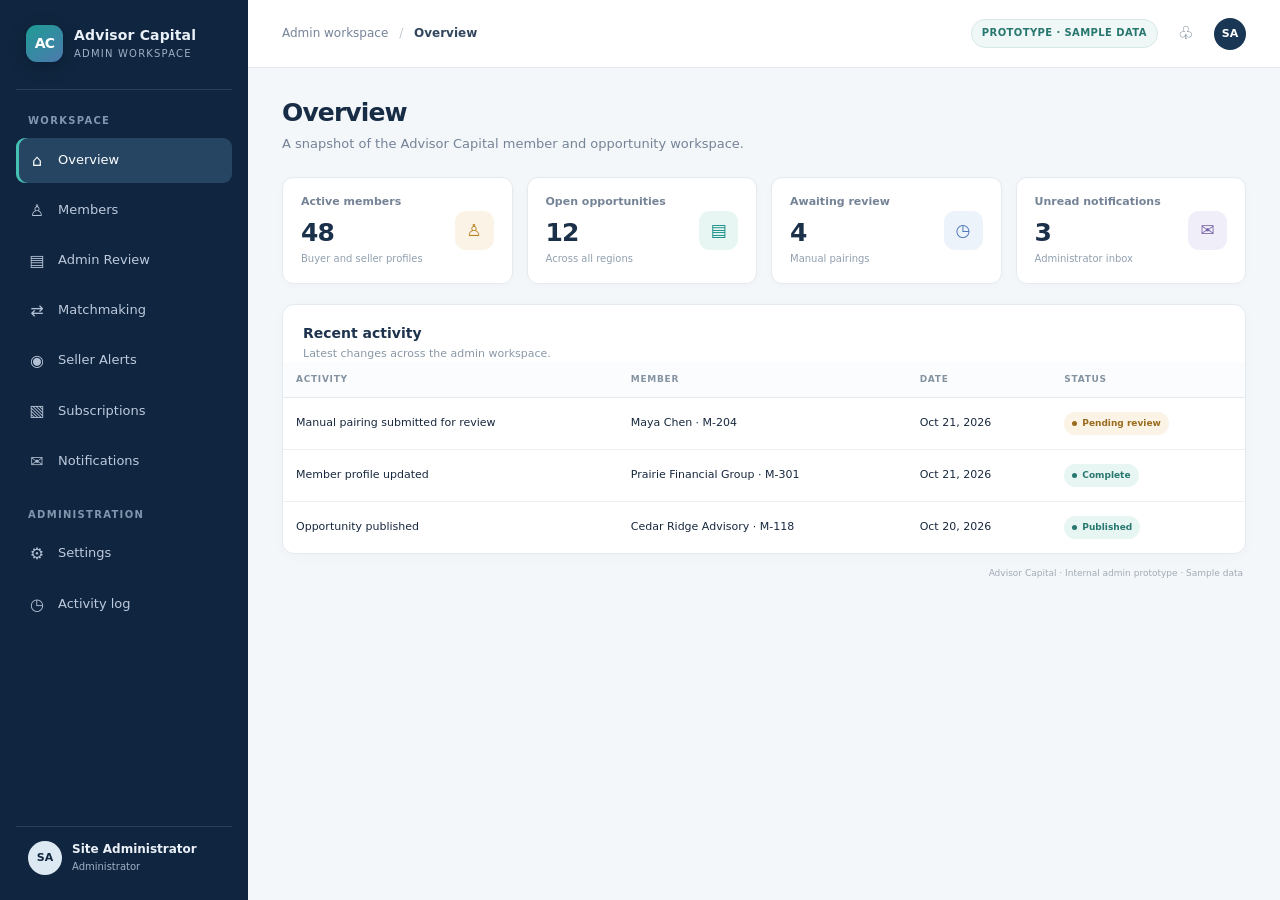
<file: index.html>
<!doctype html>
<html lang="en">
<head>
  <meta charset="utf-8" />
  <meta name="viewport" content="width=device-width, initial-scale=1" />
  <meta http-equiv="refresh" content="0; url=overview.html" />
  <title>Advisor Capital Admin</title>
</head>
<body>
  <p>Opening the Advisor Capital overview…</p>
  <p><a href="overview.html">Continue to Overview</a></p>
</body>
</html>
</file>
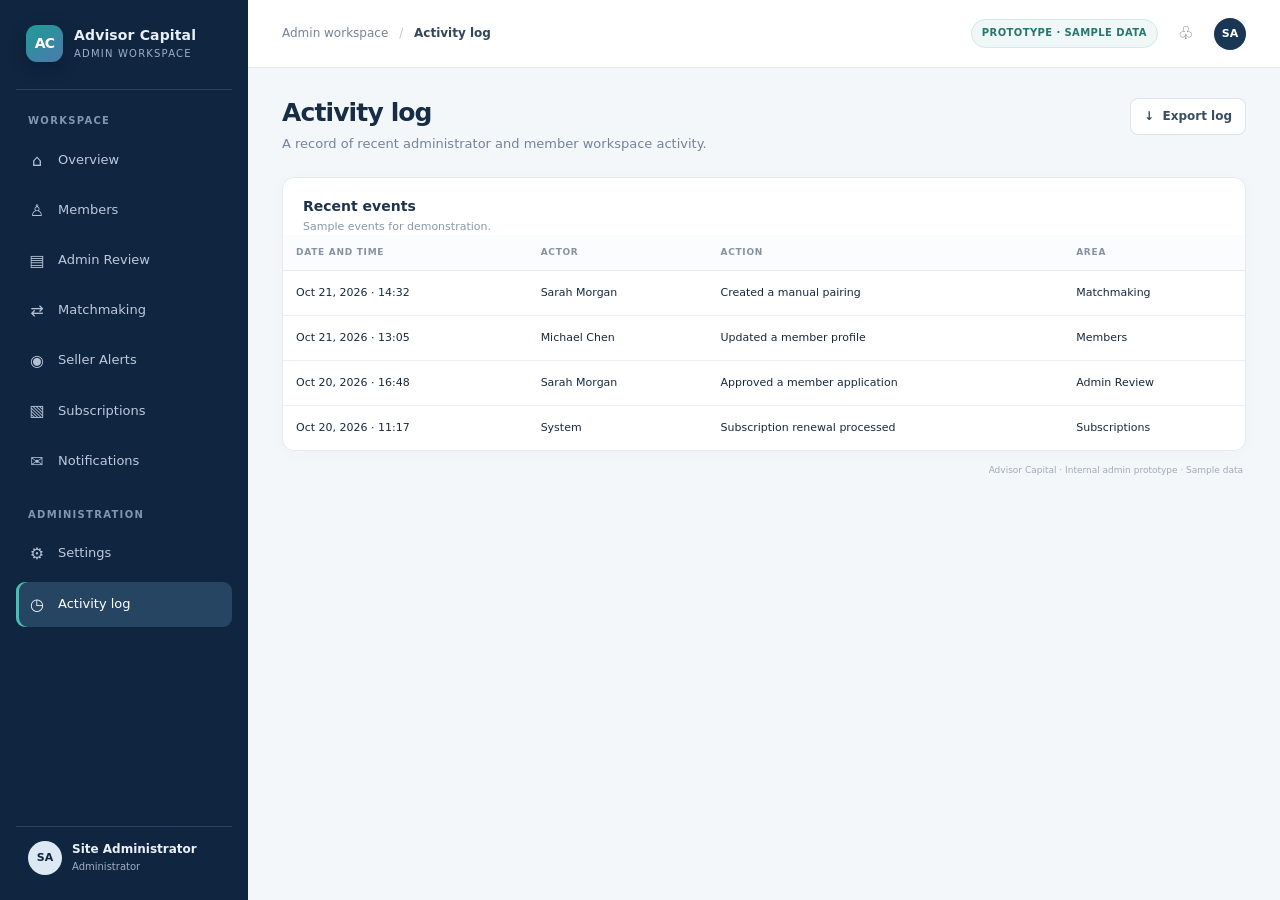
<file: activity-log.html>
<!doctype html>
<html lang="en">
<head>
  <meta charset="utf-8" />
  <meta name="viewport" content="width=device-width, initial-scale=1" />
  <meta name="theme-color" content="#0d2037" />
  <title>Activity Log | Advisor Capital Admin</title>
  <link rel="stylesheet" href="advisor-capital-matchmaking-admin.css" />
</head>
<body>
  <div class="app">
    <aside class="sidebar">
      <div class="brand"><div class="brand-mark">AC</div><div><div class="brand-name">Advisor Capital</div><div class="brand-sub">Admin workspace</div></div></div>
      <div class="nav-label">Workspace</div>
      <nav class="nav" aria-label="Main navigation">
        <a href="overview.html"><span class="nav-icon">⌂</span>Overview</a>
        <a href="members.html"><span class="nav-icon">♙</span>Members</a>
        <a href="admin-review.html"><span class="nav-icon">▤</span>Admin Review</a>
        <a href="advisor-capital-matchmaking-admin.html"><span class="nav-icon">⇄</span>Matchmaking</a>
        <a href="seller-alerts.html"><span class="nav-icon">◉</span>Seller Alerts</a>
        <a href="subscriptions.html"><span class="nav-icon">▧</span>Subscriptions</a>
        <a href="notifications.html"><span class="nav-icon">✉</span>Notifications</a>
      </nav>
      <div class="nav-label">Administration</div>
      <nav class="nav" aria-label="Administration"><a href="settings.html"><span class="nav-icon">⚙</span>Settings</a><a href="activity-log.html" class="active"><span class="nav-icon">◷</span>Activity log</a></nav>
      <div class="sidebar-bottom"><div class="admin-chip"><div class="avatar">SA</div><div><div class="admin-name">Site Administrator</div><div class="admin-role">Administrator</div></div></div></div>
    </aside>
    <main class="main">
      <header class="topbar"><div class="crumb">Admin workspace <span style="padding:0 7px;color:#bdc6cf">/</span> <strong>Activity log</strong></div><div class="top-actions"><span class="env-pill">Prototype · Sample data</span><button class="icon-btn" aria-label="Notifications">♧</button><div class="top-avatar">SA</div></div></header>
      <section class="content">
        <div class="page-head"><div><h1>Activity log</h1><div class="subtitle">A record of recent administrator and member workspace activity.</div></div><div class="head-actions"><button class="btn" type="button">↓ &nbsp;Export log</button></div></div>
        <section class="panel"><div class="panel-head"><div><div class="panel-title">Recent events</div><div class="panel-help">Sample events for demonstration.</div></div></div>
          <div class="table-wrap"><table><thead><tr><th>Date and time</th><th>Actor</th><th>Action</th><th>Area</th></tr></thead><tbody>
            <tr><td>Oct 21, 2026 · 14:32</td><td>Sarah Morgan</td><td>Created a manual pairing</td><td>Matchmaking</td></tr>
            <tr><td>Oct 21, 2026 · 13:05</td><td>Michael Chen</td><td>Updated a member profile</td><td>Members</td></tr>
            <tr><td>Oct 20, 2026 · 16:48</td><td>Sarah Morgan</td><td>Approved a member application</td><td>Admin Review</td></tr>
            <tr><td>Oct 20, 2026 · 11:17</td><td>System</td><td>Subscription renewal processed</td><td>Subscriptions</td></tr>
          </tbody></table></div>
        </section>
        <div class="footer-note">Advisor Capital · Internal admin prototype · Sample data</div>
      </section>
    </main>
  </div>
</body>
</html>
</file>
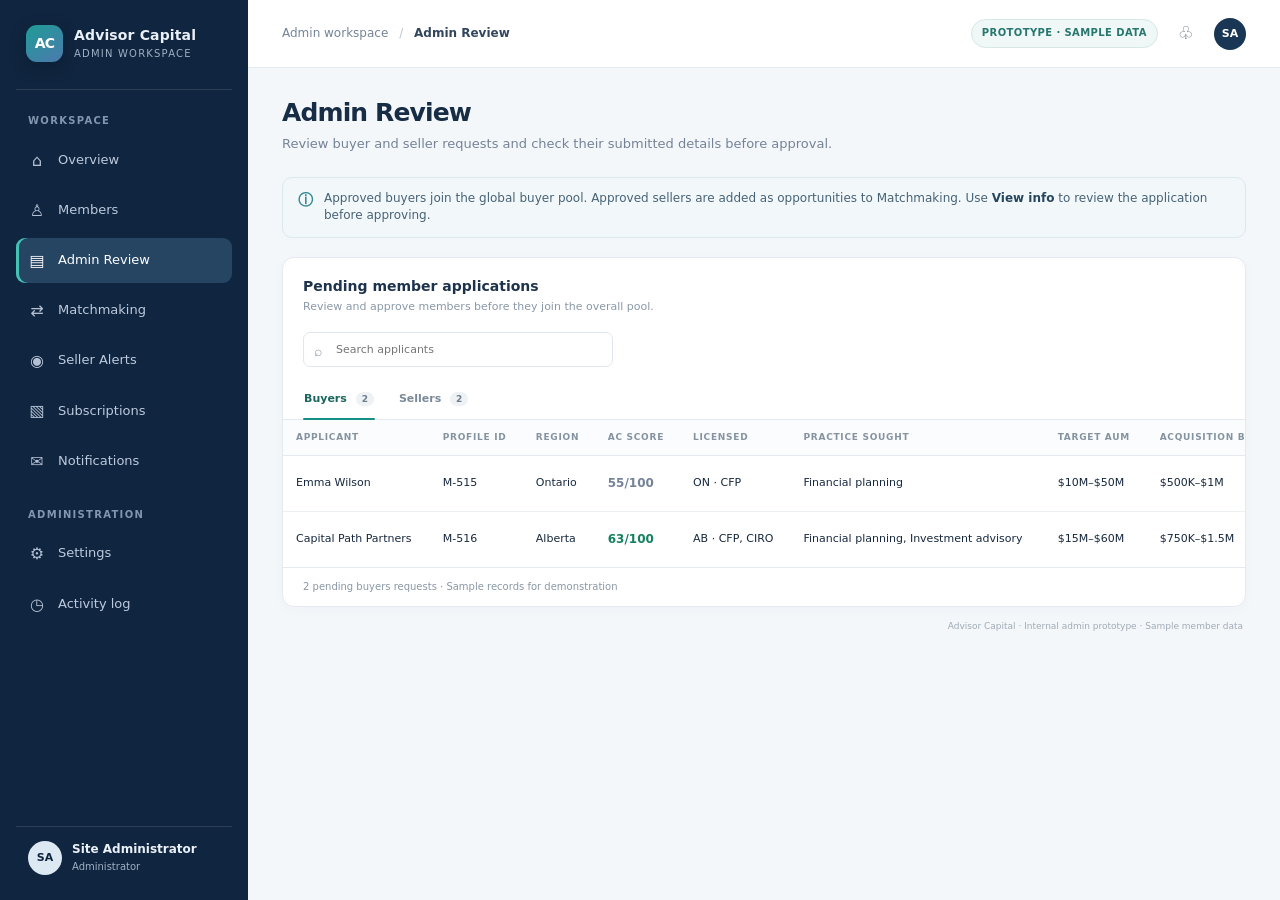
<file: admin-review.html>
<!doctype html>
<html lang="en">
<head>
  <meta charset="utf-8" />
  <meta name="viewport" content="width=device-width, initial-scale=1" />
  <meta name="theme-color" content="#0d2037" />
  <title>Admin Review | Advisor Capital Admin</title>
  <link rel="stylesheet" href="advisor-capital-matchmaking-admin.css" />
  <script src="member-profiles.js" defer></script>
  <script src="admin-review.js" defer></script>
</head>
<body>
  <div class="app">
    <aside class="sidebar">
      <div class="brand"><div class="brand-mark">AC</div><div><div class="brand-name">Advisor Capital</div><div class="brand-sub">Admin workspace</div></div></div>
      <div class="nav-label">Workspace</div>
      <nav class="nav" aria-label="Main navigation">
        <a href="overview.html"><span class="nav-icon">⌂</span>Overview</a>
        <a href="members.html"><span class="nav-icon">♙</span>Members</a>
        <a href="admin-review.html" class="active"><span class="nav-icon">▤</span>Admin Review</a>
        <a href="advisor-capital-matchmaking-admin.html"><span class="nav-icon">⇄</span>Matchmaking</a>
        <a href="seller-alerts.html"><span class="nav-icon">◉</span>Seller Alerts</a>
        <a href="subscriptions.html"><span class="nav-icon">▧</span>Subscriptions</a>
        <a href="notifications.html"><span class="nav-icon">✉</span>Notifications</a>
      </nav>
      <div class="nav-label">Administration</div>
      <nav class="nav" aria-label="Administration">
        <a href="settings.html"><span class="nav-icon">⚙</span>Settings</a>
        <a href="activity-log.html"><span class="nav-icon">◷</span>Activity log</a>
      </nav>
      <div class="sidebar-bottom"><div class="admin-chip"><div class="avatar">SA</div><div><div class="admin-name">Site Administrator</div><div class="admin-role">Administrator</div></div></div></div>
    </aside>
    <main class="main">
      <header class="topbar"><div class="crumb">Admin workspace <span style="padding:0 7px;color:#bdc6cf">/</span> <strong>Admin Review</strong></div><div class="top-actions"><span class="env-pill">Prototype · Sample data</span><button class="icon-btn" aria-label="Notifications">♧</button><div class="top-avatar">SA</div></div></header>
      <section class="content">
        <div class="page-head"><div><h1>Admin Review</h1><div class="subtitle">Review buyer and seller requests and check their submitted details before approval.</div></div></div>
        <div class="notice"><span class="notice-icon">ⓘ</span><div>Approved buyers join the global buyer pool. Approved sellers are added as opportunities to Matchmaking. Use <strong>View info</strong> to review the application before approving.</div></div>
        <section class="panel">
          <div class="panel-head"><div><div class="panel-title">Pending member applications</div><div class="panel-help">Review and approve members before they join the overall pool.</div></div></div>
          <div class="filters"><div class="search-wrap"><span class="search-icon">⌕</span><input class="search" id="reviewSearch" type="search" placeholder="Search applicants" aria-label="Search applicants" /></div></div>
          <div class="tabs" role="tablist" aria-label="Application type">
            <button class="tab active" id="reviewBuyersTab" type="button" role="tab" aria-controls="reviewBuyers" aria-selected="true">Buyers <span class="tab-count" id="pendingBuyersCount">0</span></button>
            <button class="tab" id="reviewSellersTab" type="button" role="tab" aria-controls="reviewSellers" aria-selected="false">Sellers <span class="tab-count" id="pendingSellersCount">0</span></button>
          </div>
          <div class="table-wrap">
            <table class="review-table" id="reviewBuyers" role="tabpanel" aria-labelledby="reviewBuyersTab">
              <thead><tr><th>Applicant</th><th>Profile ID</th><th>Region</th><th>AC Score</th><th>Licensed</th><th>Practice sought</th><th>Target AUM</th><th>Acquisition budget</th><th>Timeframe</th><th>Financing</th><th>Review</th></tr></thead>
              <tbody>
                <tr data-member-id="M-515" data-member-type="buyer" data-region="Ontario" data-search="Emma Wilson M-515 Ontario succession buyer">
                  <td>Emma Wilson</td><td>M-515</td><td>Ontario</td><td><span class="score score-low">55/100</span></td><td>ON · CFP</td><td>Financial planning</td><td>$10M–$50M</td><td>$500K–$1M</td><td>6–12 months</td><td>Undecided</td>
                  <td><div class="row-actions"><button class="mini-btn" type="button" data-action="view-info">View info</button><button class="mini-btn approve" type="button" data-action="approve">Approve</button><button class="mini-btn reject" type="button" data-action="reject">Reject</button></div></td>
                </tr>
                <tr data-member-id="M-516" data-member-type="buyer" data-region="Alberta" data-search="Capital Path Partners M-516 Alberta buyer">
                  <td>Capital Path Partners</td><td>M-516</td><td>Alberta</td><td><span class="score">63/100</span></td><td>AB · CFP, CIRO</td><td>Financial planning, Investment advisory</td><td>$15M–$60M</td><td>$750K–$1.5M</td><td>12–24 months</td><td>Pre-approved</td>
                  <td><div class="row-actions"><button class="mini-btn" type="button" data-action="view-info">View info</button><button class="mini-btn approve" type="button" data-action="approve">Approve</button><button class="mini-btn reject" type="button" data-action="reject">Reject</button></div></td>
                </tr>
              </tbody>
            </table>
            <table class="review-table" id="reviewSellers" role="tabpanel" aria-labelledby="reviewSellersTab" hidden>
              <thead><tr><th>Applicant</th><th>Profile ID</th><th>Region</th><th>AC Score</th><th>Licensed</th><th>Practice type</th><th>Practice location</th><th>AUM</th><th>Asking price</th><th>Annual recurring revenue</th><th>Sale timeframe</th><th>Review</th></tr></thead>
              <tbody>
                <tr data-member-id="M-620" data-member-type="seller" data-region="British Columbia" data-search="Willow Creek Advisory M-620 British Columbia seller">
                  <td>Willow Creek Advisory</td><td>M-620</td><td>British Columbia</td><td><span class="score score-low">57/100</span></td><td>BC · CFP</td><td>Financial planning, Investment advisory</td><td>Vancouver, BC</td><td>$22M</td><td>$575K</td><td>$365K</td><td>6–12 months</td>
                  <td><div class="row-actions"><button class="mini-btn" type="button" data-action="view-info">View info</button><button class="mini-btn approve" type="button" data-action="approve">Approve</button><button class="mini-btn reject" type="button" data-action="reject">Reject</button></div></td>
                </tr>
                <tr data-member-id="M-621" data-member-type="seller" data-region="Quebec" data-search="Laurentian Wealth M-621 Quebec seller">
                  <td>Laurentian Wealth</td><td>M-621</td><td>Quebec</td><td><span class="score">66/100</span></td><td>QC · CFP, Insurance</td><td>Financial planning, Insurance</td><td>Montréal, QC</td><td>$27M</td><td>$680K</td><td>$430K</td><td>12–24 months</td>
                  <td><div class="row-actions"><button class="mini-btn" type="button" data-action="view-info">View info</button><button class="mini-btn approve" type="button" data-action="approve">Approve</button><button class="mini-btn reject" type="button" data-action="reject">Reject</button></div></td>
                </tr>
              </tbody>
            </table>
            <div class="empty" id="reviewEmpty"><strong>No pending applications</strong>All matching applicants have been reviewed.</div>
          </div>
          <div class="table-foot"><span id="reviewSummary">Pending member applications · Sample records for demonstration</span></div>
        </section>
        <div class="footer-note">Advisor Capital · Internal admin prototype · Sample member data</div>
      </section>
    </main>
  </div>
  <div class="modal-backdrop" id="reviewInfoBackdrop" role="dialog" aria-modal="true" aria-labelledby="reviewInfoTitle">
    <div class="modal review-info-modal">
      <div class="modal-head"><div><h2 id="reviewInfoTitle">Application details</h2><p id="reviewInfoSubtitle"></p></div><button class="close" id="closeReviewInfo" type="button" aria-label="Close">×</button></div>
      <div class="modal-body"><div id="reviewInfoFields"></div></div>
      <div class="modal-foot"><button class="btn" id="cancelReviewInfo" type="button">Close</button><button class="btn reject" id="rejectFromInfo" type="button">Reject request</button><button class="btn btn-primary" id="approveFromInfo" type="button">Approve request</button></div>
    </div>
  </div>
  <div class="toast" id="reviewToast" role="status" aria-live="polite"></div>
</body>
</html>
</file>
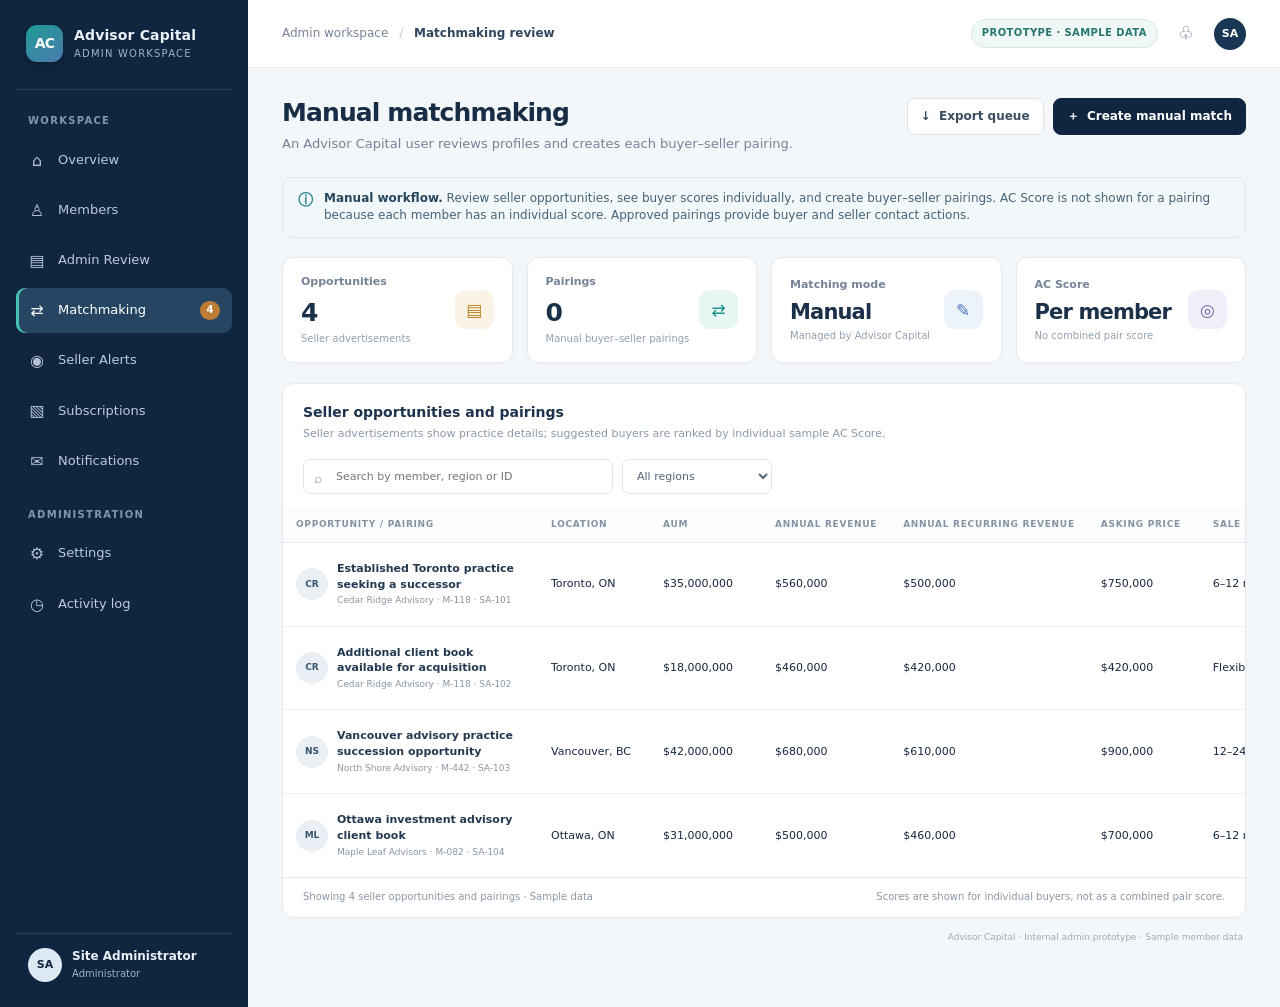
<file: advisor-capital-matchmaking-admin.html>
﻿<!doctype html>
<html lang="en">
<head>
  <meta charset="utf-8" />
  <meta name="viewport" content="width=device-width, initial-scale=1" />
  <meta name="theme-color" content="#0d2037" />
  <title>Matchmaking Review | Advisor Capital Admin</title>
    <link rel="stylesheet" href="advisor-capital-matchmaking-admin.css" />
    <script src="member-profiles.js" defer></script>
    <script src="seller-opportunities.js" defer></script>
</head>
<body>
  <div class="app">
    <aside class="sidebar">
      <div class="brand"><div class="brand-mark">AC</div><div><div class="brand-name">Advisor Capital</div><div class="brand-sub">Admin workspace</div></div></div>
      <div class="nav-label">Workspace</div>
      <nav class="nav" aria-label="Main navigation">
        <a href="overview.html"><span class="nav-icon">⌂</span>Overview</a>
        <a href="members.html"><span class="nav-icon">♙</span>Members</a>
        <a href="admin-review.html"><span class="nav-icon">▤</span>Admin Review</a>
        <a href="advisor-capital-matchmaking-admin.html" class="active"><span class="nav-icon">⇄</span>Matchmaking <span class="nav-count" id="sidebarCount">4</span></a>
        <a href="seller-alerts.html"><span class="nav-icon">◉</span>Seller Alerts</a>
        <a href="subscriptions.html"><span class="nav-icon">▧</span>Subscriptions</a>
        <a href="notifications.html"><span class="nav-icon">✉</span>Notifications</a>
      </nav>
      <div class="nav-label">Administration</div>
      <nav class="nav" aria-label="Administration">
        <a href="settings.html"><span class="nav-icon">⚙</span>Settings</a>
        <a href="activity-log.html"><span class="nav-icon">◷</span>Activity log</a>
      </nav>
      <div class="sidebar-bottom"><div class="admin-chip"><div class="avatar">SA</div><div><div class="admin-name">Site Administrator</div><div class="admin-role">Administrator</div></div></div></div>
    </aside>

    <main class="main">
      <header class="topbar">
        <div class="crumb">Admin workspace <span style="padding:0 7px;color:#bdc6cf">/</span> <strong id="pageBreadcrumb">Matchmaking review</strong></div>
        <div class="top-actions"><span class="env-pill">Prototype · Sample data</span><button class="icon-btn" aria-label="Notifications">♧</button><div class="top-avatar">SA</div></div>
      </header>
      <section class="content">
        <div class="page-head">
          <div><h1>Manual matchmaking</h1><div class="subtitle">An Advisor Capital user reviews profiles and creates each buyer–seller pairing.</div></div>
          <div class="head-actions"><button class="btn" id="exportBtn">↓ &nbsp;Export queue</button><button class="btn btn-primary" id="createMatchBtn">＋ &nbsp;Create manual match</button></div>
        </div>
        <div class="notice"><span class="notice-icon">ⓘ</span><div><strong>Manual workflow.</strong> Review seller opportunities, see buyer scores individually, and create buyer–seller pairings. AC Score is not shown for a pairing because each member has an individual score. Approved pairings provide buyer and seller contact actions.</div></div>

        <div class="stats" aria-label="Matchmaking summary">
          <div class="stat"><div><div class="stat-label">Opportunities</div><div class="stat-value" id="opportunityCount">0</div><div class="stat-note">Seller advertisements</div></div><div class="stat-icon">▤</div></div>
          <div class="stat"><div><div class="stat-label">Pairings</div><div class="stat-value" id="pairingCount">0</div><div class="stat-note">Manual buyer–seller pairings</div></div><div class="stat-icon">⇄</div></div>
          <div class="stat"><div><div class="stat-label">Matching mode</div><div class="stat-value" style="font-size:21px">Manual</div><div class="stat-note">Managed by Advisor Capital</div></div><div class="stat-icon">✎</div></div>
          <div class="stat"><div><div class="stat-label">AC Score</div><div class="stat-value" style="font-size:21px">Per member</div><div class="stat-note">No combined pair score</div></div><div class="stat-icon">◎</div></div>
        </div>

        <section class="panel">
          <div class="panel-head"><div><div class="panel-title">Seller opportunities and pairings</div><div class="panel-help">Seller advertisements show practice details; suggested buyers are ranked by individual sample AC Score.</div></div></div>
          <div class="filters">
            <div class="search-wrap"><span class="search-icon">⌕</span><input class="search" id="searchInput" type="search" placeholder="Search by member, region or ID" /></div>
            <select class="select" id="regionFilter" aria-label="Filter by region"><option value="all">All regions</option><option>Ontario</option><option>Alberta</option><option>British Columbia</option><option>Quebec</option></select>
          </div>
          <div class="table-wrap">
            <table>
              <thead><tr><th>Opportunity / pairing</th><th>Location</th><th>AUM</th><th>Annual revenue</th><th>Annual recurring revenue</th><th>Asking price</th><th>Sale timeframe</th><th>Created by</th><th>Created</th><th>Actions</th></tr></thead>
              <tbody id="matchRows">
                <tr data-status="pending" data-region="Ontario" data-buyer="Maya Chen" data-buyer-id="M-204" data-seller="Cedar Ridge Advisory" data-seller-id="M-118" data-rationale="Buyer is exploring an Ontario succession opportunity; admin review required." data-search="Maya Chen Cedar Ridge Advisory Ontario M-204 M-118">
                  <td><div class="pair-cell"><div class="person"><div class="avatar">MC</div><div><div class="person-name">Maya Chen</div><div class="person-meta">Buyer · M-204</div></div></div><span class="pair-arrow">↔</span><div class="person"><div class="avatar">CR</div><div><div class="person-name">Cedar Ridge Advisory</div><div class="person-meta">Seller · M-118</div></div></div></div></td><td class="rationale">Buyer is exploring an Ontario succession opportunity; admin review required.</td><td>Ontario</td><td>Sarah Morgan</td><td>Oct 21, 2026</td><td><span class="status pending">Pending review</span></td><td><div class="row-actions"><button class="mini-btn" data-action="details">Details</button><button class="mini-btn approve" data-action="approve">Approve</button></div></td>
                </tr>
                <tr data-status="pending" data-region="Alberta" data-buyer="Prairie Financial Group" data-buyer-id="M-301" data-seller="Noah Patel" data-seller-id="M-087" data-rationale="Potential fit based on the administrator’s review of practice size and succession timing." data-search="Prairie Financial Group Noah Patel Alberta M-087 M-301">
                  <td><div class="pair-cell"><div class="person"><div class="avatar">PF</div><div><div class="person-name">Prairie Financial Group</div><div class="person-meta">Buyer · M-301</div></div></div><span class="pair-arrow">↔</span><div class="person"><div class="avatar">NP</div><div><div class="person-name">Noah Patel</div><div class="person-meta">Seller · M-087</div></div></div></div></td><td class="rationale">Potential fit based on the administrator’s review of practice size and succession timing.</td><td>Alberta</td><td>Sarah Morgan</td><td>Oct 21, 2026</td><td><span class="status pending">Pending review</span></td><td><div class="row-actions"><button class="mini-btn" data-action="details">Details</button><button class="mini-btn approve" data-action="approve">Approve</button></div></td>
                </tr>
                <tr data-status="pending" data-region="British Columbia" data-buyer="Ava Thompson" data-buyer-id="M-161" data-seller="North Shore Advisory" data-seller-id="M-442" data-rationale="Administrator identified shared regional and practice interests; verify details before approval." data-search="Ava Thompson North Shore Advisory British Columbia M-161 M-442">
                  <td><div class="pair-cell"><div class="person"><div class="avatar">AT</div><div><div class="person-name">Ava Thompson</div><div class="person-meta">Buyer · M-161</div></div></div><span class="pair-arrow">↔</span><div class="person"><div class="avatar">NS</div><div><div class="person-name">North Shore Advisory</div><div class="person-meta">Seller · M-442</div></div></div></div></td><td class="rationale">Administrator identified shared regional and practice interests; verify details before approval.</td><td>British Columbia</td><td>Michael Chen</td><td>Oct 20, 2026</td><td><span class="status pending">Pending review</span></td><td><div class="row-actions"><button class="mini-btn" data-action="details">Details</button><button class="mini-btn approve" data-action="approve">Approve</button></div></td>
                </tr>
                <tr data-status="pending" data-region="Quebec" data-buyer="Groupe Conseil Laurentides" data-buyer-id="M-275" data-seller="Louis Martin" data-seller-id="M-056" data-rationale="Manually paired for review after checking language preference and location." data-search="Groupe Conseil Laurentides Louis Martin Quebec M-056 M-275">
                  <td><div class="pair-cell"><div class="person"><div class="avatar">GL</div><div><div class="person-name">Groupe Conseil Laurentides</div><div class="person-meta">Buyer · M-275</div></div></div><span class="pair-arrow">↔</span><div class="person"><div class="avatar">LM</div><div><div class="person-name">Louis Martin</div><div class="person-meta">Seller · M-056</div></div></div></div></td><td class="rationale">Manually paired for review after checking language preference and location.</td><td>Quebec</td><td>Michael Chen</td><td>Oct 19, 2026</td><td><span class="status pending">Pending review</span></td><td><div class="row-actions"><button class="mini-btn" data-action="details">Details</button><button class="mini-btn approve" data-action="approve">Approve</button></div></td>
                </tr>
                <tr data-status="approved" data-region="Ontario" data-buyer="Oliver Grant" data-buyer-id="M-129" data-seller="Maple Leaf Advisors" data-seller-id="M-082" data-rationale="Approved after Advisor Capital administrator review." data-search="Oliver Grant Maple Leaf Advisors Ontario M-129 M-082">
                  <td><div class="pair-cell"><div class="person"><div class="avatar">OG</div><div><div class="person-name">Oliver Grant</div><div class="person-meta">Buyer · M-129</div></div></div><span class="pair-arrow">↔</span><div class="person"><div class="avatar">ML</div><div><div class="person-name">Maple Leaf Advisors</div><div class="person-meta">Seller · M-082</div></div></div></div></td><td class="rationale">Approved after Advisor Capital administrator review.</td><td>Ontario</td><td>Sarah Morgan</td><td>Oct 18, 2026</td><td><span class="status approved">Approved</span></td><td><div class="row-actions"><button class="mini-btn" data-action="details">Details</button></div></td>
                </tr>
                <tr data-status="approved" data-region="Alberta" data-buyer="Summit Wealth" data-buyer-id="M-291" data-seller="Sophie Tremblay" data-seller-id="M-330" data-rationale="Approved after profile review by an Advisor Capital administrator." data-search="Summit Wealth Sophie Tremblay Alberta M-330 M-291">
                  <td><div class="pair-cell"><div class="person"><div class="avatar">SW</div><div><div class="person-name">Summit Wealth</div><div class="person-meta">Buyer · M-291</div></div></div><span class="pair-arrow">↔</span><div class="person"><div class="avatar">ST</div><div><div class="person-name">Sophie Tremblay</div><div class="person-meta">Seller · M-330</div></div></div></div></td><td class="rationale">Approved after profile review by an Advisor Capital administrator.</td><td>Alberta</td><td>Michael Chen</td><td>Oct 17, 2026</td><td><span class="status approved">Approved</span></td><td><div class="row-actions"><button class="mini-btn" data-action="details">Details</button></div></td>
                </tr>
                <tr data-status="hold" data-region="Ontario" data-buyer="Ethan Wilson" data-buyer-id="M-412" data-seller="Wilson Advisory" data-seller-id="M-255" data-rationale="Hold for additional profile information before proceeding." data-search="Ethan Wilson Wilson Advisory Ontario M-412 M-255">
                  <td><div class="pair-cell"><div class="person"><div class="avatar">EW</div><div><div class="person-name">Ethan Wilson</div><div class="person-meta">Buyer · M-412</div></div></div><span class="pair-arrow">↔</span><div class="person"><div class="avatar">WA</div><div><div class="person-name">Wilson Advisory</div><div class="person-meta">Seller · M-255</div></div></div></div></td><td class="rationale">Hold for additional profile information before proceeding.</td><td>Ontario</td><td>Sarah Morgan</td><td>Oct 16, 2026</td><td><span class="status hold">On hold</span></td><td><div class="row-actions"><button class="mini-btn" data-action="details">Details</button><button class="mini-btn" data-action="resume">Reopen</button></div></td>
                </tr>
                <tr data-status="dismissed" data-region="British Columbia" data-buyer="Pacific Coast Financial" data-buyer-id="M-199" data-seller="Grace Lee" data-seller-id="M-218" data-rationale="Pairing closed by administrator after review." data-search="Grace Lee Pacific Coast Financial British Columbia M-218 M-199">
                  <td><div class="pair-cell"><div class="person"><div class="avatar">PC</div><div><div class="person-name">Pacific Coast Financial</div><div class="person-meta">Buyer · M-199</div></div></div><span class="pair-arrow">↔</span><div class="person"><div class="avatar">GL</div><div><div class="person-name">Grace Lee</div><div class="person-meta">Seller · M-218</div></div></div></div></td><td class="rationale">Pairing closed by administrator after review.</td><td>British Columbia</td><td>Michael Chen</td><td>Oct 15, 2026</td><td><span class="status dismissed">Dismissed</span></td><td><div class="row-actions"><button class="mini-btn" data-action="details">Details</button></div></td>
                </tr>
              </tbody>
            </table>
            <div class="empty" id="emptyState"><strong>No matches found</strong>Try changing the search or filters.</div>
          </div>
          <div class="table-foot"><span id="rowSummary">Sample seller opportunities and pairings.</span><span>Scores are shown for individual buyers, not as a combined pair score.</span></div>
        </section>
        <div class="footer-note">Advisor Capital · Internal admin prototype · Sample member data</div>
      </section>
    </main>
  </div>
  <div class="toast" id="toast" role="status" aria-live="polite"></div>
  <div class="modal-backdrop" id="modalBackdrop" role="dialog" aria-modal="true" aria-labelledby="modalTitle">
    <div class="modal">
      <div class="modal-head"><div><h2 id="modalTitle">Manual pairing details</h2><p id="modalSubtitle">Created and managed by an Advisor Capital user</p></div><button class="close" id="closeModal" aria-label="Close">×</button></div>
      <div class="modal-body"><div class="detail-pair" id="detailPair"></div><div class="detail-section"><h3>Administrator rationale</h3><p id="detailSignals"></p></div><div class="detail-section"><h3>Next step</h3><p>Changing the review status does not send a notification or share contact details. Member introductions should follow the approved Advisor Capital process.</p></div></div>
      <div class="modal-foot"><button class="btn" id="modalHold">Place on hold</button><button class="btn btn-primary" id="modalApprove">Approve pairing</button></div>
    </div>
  </div>
  <div class="modal-backdrop" id="createModalBackdrop" role="dialog" aria-modal="true" aria-labelledby="createModalTitle">
    <form class="modal" id="createMatchForm">
      <div class="modal-head"><div><h2 id="createModalTitle">Create a manual pairing</h2><p>Select one buyer and one seller, then record why you are pairing them.</p></div><button class="close" type="button" id="closeCreateModal" aria-label="Close">×</button></div>
      <div class="modal-body">
        <div class="detail-section"><label class="detail-label" for="buyerSelect">Buyer</label><select class="search" id="buyerSelect" required><option value="">Select a buyer</option><option value="Maya Chen|M-204">Maya Chen · M-204</option><option value="Prairie Financial Group|M-301">Prairie Financial Group · M-301</option><option value="Ava Thompson|M-161">Ava Thompson · M-161</option><option value="Groupe Conseil Laurentides|M-275">Groupe Conseil Laurentides · M-275</option><option value="Oliver Grant|M-129">Oliver Grant · M-129</option><option value="Summit Wealth|M-291">Summit Wealth · M-291</option><option value="Emma Wilson|M-515" data-review-member="true" disabled>Emma Wilson · M-515</option><option value="Capital Path Partners|M-516" data-review-member="true" disabled>Capital Path Partners · M-516</option></select><div class="buyer-contact-actions"><a class="mini-btn" id="callBuyerBtn" href="#" aria-disabled="true">Call buyer</a><a class="mini-btn" id="emailBuyerBtn" href="#" aria-disabled="true">Email buyer</a></div></div>
        <div class="detail-section"><label class="detail-label" for="sellerSelect">Seller</label><select class="search" id="sellerSelect" required><option value="">Select a seller</option><option value="Cedar Ridge Advisory|M-118">Cedar Ridge Advisory · M-118</option><option value="Noah Patel|M-087">Noah Patel · M-087</option><option value="North Shore Advisory|M-442">North Shore Advisory · M-442</option><option value="Louis Martin|M-056">Louis Martin · M-056</option><option value="Maple Leaf Advisors|M-082">Maple Leaf Advisors · M-082</option><option value="Sophie Tremblay|M-330">Sophie Tremblay · M-330</option><option value="Willow Creek Advisory|M-620" data-review-member="true" disabled>Willow Creek Advisory · M-620</option><option value="Laurentian Wealth|M-621" data-review-member="true" disabled>Laurentian Wealth · M-621</option></select></div>
        <div class="detail-section"><label class="detail-label" for="matchRegion">Region</label><select class="search" id="matchRegion" required><option value="">Select a region</option><option>Ontario</option><option>Alberta</option><option>British Columbia</option><option>Quebec</option></select></div>
        <div class="detail-section"><label class="detail-label" for="matchRationale">Administrator rationale</label><textarea class="search" id="matchRationale" rows="3" required placeholder="Briefly record why this buyer and seller are being paired."></textarea></div>
        <div class="detail-section"><div class="detail-label">Created by</div><p style="margin:0;color:#53677b;font-size:11px">Signed-in Advisor Capital user</p></div>
      </div>
      <div class="modal-foot"><button class="btn" type="button" id="cancelCreate">Cancel</button><button class="btn btn-primary" type="submit">Inform Buyer</button></div>
    </form>
  </div>
  <div class="modal-backdrop" id="matchSuggestionsBackdrop" role="dialog" aria-modal="true" aria-labelledby="matchSuggestionsTitle">
    <div class="modal">
      <div class="modal-head"><div><h2 id="matchSuggestionsTitle">Suggested buyers</h2><p id="matchSuggestionsSubtitle">Active buyers ranked by sample AC Score.</p></div><button class="close" id="closeMatchSuggestions" type="button" aria-label="Close">×</button></div>
      <div class="modal-body"><div class="seller-match-list" id="matchSuggestionsList"></div></div>
      <div class="modal-foot"><button class="btn" id="cancelMatchSuggestions" type="button">Close</button></div>
    </div>
  </div>
    <script src="advisor-capital-matchmaking-admin.js" defer></script>
</body>
</html>
</file>
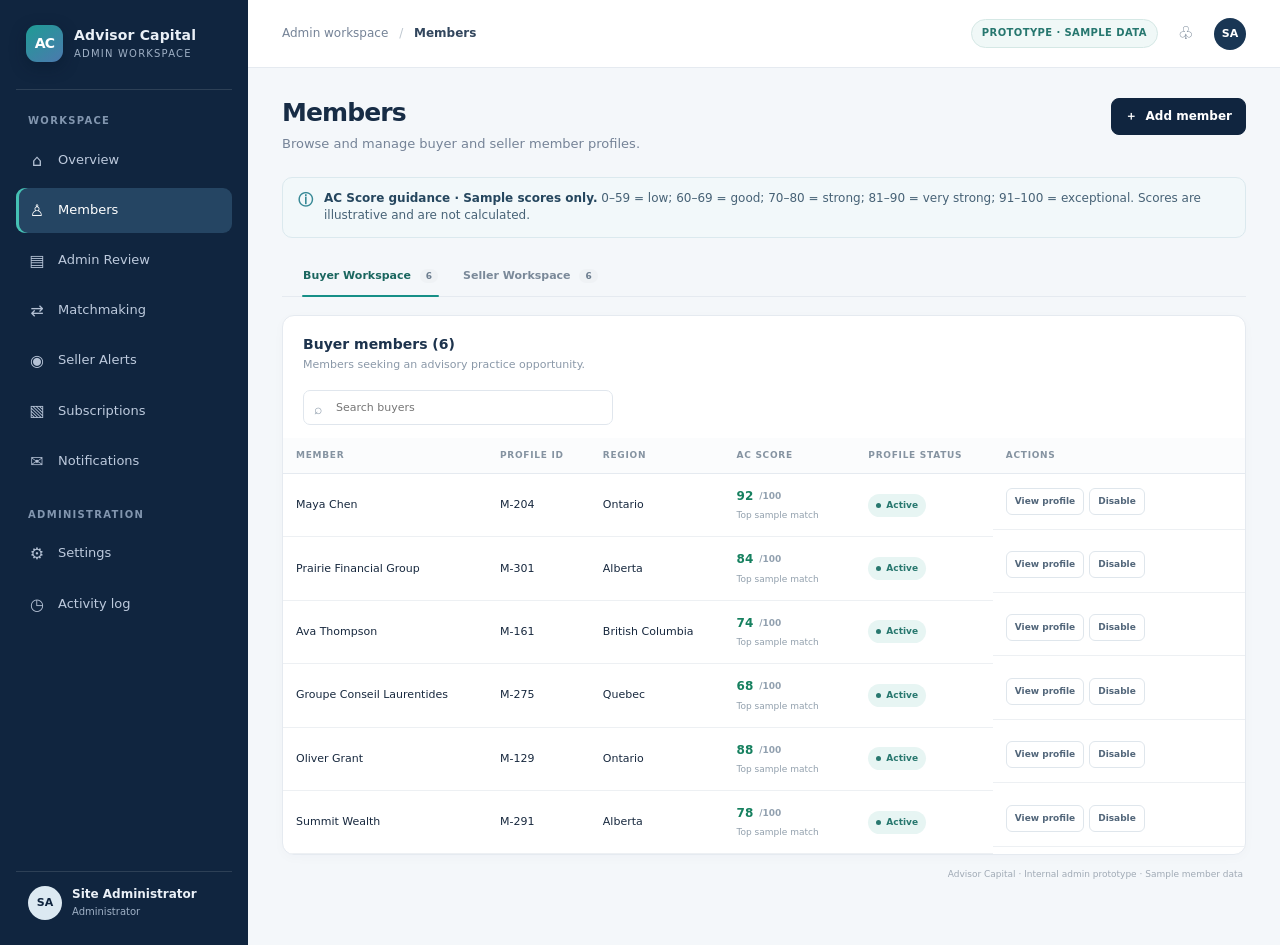
<file: members.html>
<!doctype html>
<html lang="en">
<head>
  <meta charset="utf-8" />
  <meta name="viewport" content="width=device-width, initial-scale=1" />
  <meta name="theme-color" content="#0d2037" />
  <title>Members | Advisor Capital Admin</title>
  <link rel="stylesheet" href="advisor-capital-matchmaking-admin.css" />
  <script src="member-profiles.js" defer></script>
  <script src="members.js" defer></script>
</head>
<body>
  <div class="app">
    <aside class="sidebar">
      <div class="brand"><div class="brand-mark">AC</div><div><div class="brand-name">Advisor Capital</div><div class="brand-sub">Admin workspace</div></div></div>
      <div class="nav-label">Workspace</div>
      <nav class="nav" aria-label="Main navigation">
        <a href="overview.html"><span class="nav-icon">⌂</span>Overview</a>
        <a href="members.html" class="active"><span class="nav-icon">♙</span>Members</a>
        <a href="admin-review.html"><span class="nav-icon">▤</span>Admin Review</a>
        <a href="advisor-capital-matchmaking-admin.html"><span class="nav-icon">⇄</span>Matchmaking</a>
        <a href="seller-alerts.html"><span class="nav-icon">◉</span>Seller Alerts</a>
        <a href="subscriptions.html"><span class="nav-icon">▧</span>Subscriptions</a>
        <a href="notifications.html"><span class="nav-icon">✉</span>Notifications</a>
      </nav>
      <div class="nav-label">Administration</div>
      <nav class="nav" aria-label="Administration">
        <a href="settings.html"><span class="nav-icon">⚙</span>Settings</a>
        <a href="activity-log.html"><span class="nav-icon">◷</span>Activity log</a>
      </nav>
      <div class="sidebar-bottom"><div class="admin-chip"><div class="avatar">SA</div><div><div class="admin-name">Site Administrator</div><div class="admin-role">Administrator</div></div></div></div>
    </aside>
    <main class="main">
      <header class="topbar"><div class="crumb">Admin workspace <span style="padding:0 7px;color:#bdc6cf">/</span> <strong>Members</strong></div><div class="top-actions"><span class="env-pill">Prototype · Sample data</span><button class="icon-btn" aria-label="Notifications">♧</button><div class="top-avatar">SA</div></div></header>
      <section class="content">
        <div class="page-head"><div><h1>Members</h1><div class="subtitle">Browse and manage buyer and seller member profiles.</div></div><div class="head-actions"><button class="btn btn-primary" type="button">＋ &nbsp;Add member</button></div></div>
        <div class="notice score-guidance"><span class="notice-icon">ⓘ</span><div><strong>AC Score guidance · Sample scores only.</strong> 0–59 = low; 60–69 = good; 70–80 = strong; 81–90 = very strong; 91–100 = exceptional. Scores are illustrative and are not calculated.</div></div>
        <div class="tabs member-workspace-tabs" role="tablist" aria-label="Member workspaces">
          <button class="tab active" id="buyersTab" type="button" role="tab" aria-controls="buyersPanel" aria-selected="true">Buyer Workspace <span class="tab-count">6</span></button>
          <button class="tab" id="sellersTab" type="button" role="tab" aria-controls="sellersPanel" aria-selected="false">Seller Workspace <span class="tab-count">6</span></button>
        </div>
        <section class="panel member-table" id="buyersPanel" role="tabpanel" aria-labelledby="buyersTab">
          <div class="panel-head"><div><div class="panel-title">Buyer members</div><div class="panel-help">Members seeking an advisory practice opportunity.</div></div></div>
          <div class="filters"><div class="search-wrap"><span class="search-icon">⌕</span><input class="search" type="search" placeholder="Search buyers" aria-label="Search buyers" /></div></div>
          <div class="table-wrap"><table><thead><tr><th>Member</th><th>Profile ID</th><th>Region</th><th>Profile status</th><th>Actions</th></tr></thead><tbody>
            <tr data-type="buyer" data-name="Maya Chen" data-id="M-204" data-region="Ontario" data-profile="Buyer seeking an Ontario succession opportunity."><td>Maya Chen</td><td>M-204</td><td>Ontario</td><td><span class="status approved member-status">Active</span></td><td class="row-actions"></td></tr>
            <tr data-type="buyer" data-name="Prairie Financial Group" data-id="M-301" data-region="Alberta" data-profile="Buyer exploring advisory practice opportunities in Alberta."><td>Prairie Financial Group</td><td>M-301</td><td>Alberta</td><td><span class="status approved member-status">Active</span></td><td class="row-actions"></td></tr>
            <tr data-type="buyer" data-name="Ava Thompson" data-id="M-161" data-region="British Columbia" data-profile="Buyer interested in regional advisory practices."><td>Ava Thompson</td><td>M-161</td><td>British Columbia</td><td><span class="status approved member-status">Active</span></td><td class="row-actions"></td></tr>
            <tr data-type="buyer" data-name="Groupe Conseil Laurentides" data-id="M-275" data-region="Quebec" data-profile="Buyer seeking a French-speaking succession opportunity in Quebec."><td>Groupe Conseil Laurentides</td><td>M-275</td><td>Quebec</td><td><span class="status approved member-status">Active</span></td><td class="row-actions"></td></tr>
            <tr data-type="buyer" data-name="Oliver Grant" data-id="M-129" data-region="Ontario" data-profile="Buyer interested in Ontario advisory practices."><td>Oliver Grant</td><td>M-129</td><td>Ontario</td><td><span class="status approved member-status">Active</span></td><td class="row-actions"></td></tr>
            <tr data-type="buyer" data-name="Summit Wealth" data-id="M-291" data-region="Alberta" data-profile="Buyer seeking growth through an Alberta practice acquisition."><td>Summit Wealth</td><td>M-291</td><td>Alberta</td><td><span class="status approved member-status">Active</span></td><td class="row-actions"></td></tr>
            <tr data-type="buyer" data-name="Emma Wilson" data-id="M-515" data-region="Ontario" data-profile="Buyer applicant seeking an Ontario advisory practice." data-default-approved="false" hidden><td>Emma Wilson</td><td>M-515</td><td>Ontario</td><td><span class="status pending member-status">Pending approval</span></td><td class="row-actions"></td></tr>
            <tr data-type="buyer" data-name="Capital Path Partners" data-id="M-516" data-region="Alberta" data-profile="Buyer applicant exploring Alberta opportunities." data-default-approved="false" hidden><td>Capital Path Partners</td><td>M-516</td><td>Alberta</td><td><span class="status pending member-status">Pending approval</span></td><td class="row-actions"></td></tr>
          </tbody></table></div>
        </section>
        <section class="panel member-table" id="sellersPanel" role="tabpanel" aria-labelledby="sellersTab" hidden>
          <div class="panel-head"><div><div class="panel-title">Seller members</div><div class="panel-help">Members with advisory practices available for succession.</div></div></div>
          <div class="filters"><div class="search-wrap"><span class="search-icon">⌕</span><input class="search" type="search" placeholder="Search sellers" aria-label="Search sellers" /></div></div>
          <div class="table-wrap"><table><thead><tr><th>Member</th><th>Profile ID</th><th>Region</th><th>Profile status</th><th>Actions</th></tr></thead><tbody>
            <tr data-type="seller" data-name="Cedar Ridge Advisory" data-id="M-118" data-region="Ontario" data-profile="Ontario advisory practice available for succession."><td>Cedar Ridge Advisory</td><td>M-118</td><td>Ontario</td><td><span class="status approved member-status">Active</span></td><td class="row-actions"></td></tr>
            <tr data-type="seller" data-name="Noah Patel" data-id="M-087" data-region="Alberta" data-profile="Alberta advisory practice available for succession."><td>Noah Patel</td><td>M-087</td><td>Alberta</td><td><span class="status approved member-status">Active</span></td><td class="row-actions"></td></tr>
            <tr data-type="seller" data-name="North Shore Advisory" data-id="M-442" data-region="British Columbia" data-profile="British Columbia advisory practice available for succession."><td>North Shore Advisory</td><td>M-442</td><td>British Columbia</td><td><span class="status approved member-status">Active</span></td><td class="row-actions"></td></tr>
            <tr data-type="seller" data-name="Louis Martin" data-id="M-056" data-region="Quebec" data-profile="Quebec advisory practice available for succession."><td>Louis Martin</td><td>M-056</td><td>Quebec</td><td><span class="status approved member-status">Active</span></td><td class="row-actions"></td></tr>
            <tr data-type="seller" data-name="Maple Leaf Advisors" data-id="M-082" data-region="Ontario" data-profile="Ontario advisory practice available for succession."><td>Maple Leaf Advisors</td><td>M-082</td><td>Ontario</td><td><span class="status approved member-status">Active</span></td><td class="row-actions"></td></tr>
            <tr data-type="seller" data-name="Sophie Tremblay" data-id="M-330" data-region="Alberta" data-profile="Alberta advisory practice available for succession."><td>Sophie Tremblay</td><td>M-330</td><td>Alberta</td><td><span class="status approved member-status">Active</span></td><td class="row-actions"></td></tr>
            <tr data-type="seller" data-name="Willow Creek Advisory" data-id="M-620" data-region="British Columbia" data-profile="Seller applicant with a British Columbia advisory practice." data-default-approved="false" hidden><td>Willow Creek Advisory</td><td>M-620</td><td>British Columbia</td><td><span class="status pending member-status">Pending approval</span></td><td class="row-actions"></td></tr>
            <tr data-type="seller" data-name="Laurentian Wealth" data-id="M-621" data-region="Quebec" data-profile="Seller applicant with a Quebec advisory practice." data-default-approved="false" hidden><td>Laurentian Wealth</td><td>M-621</td><td>Quebec</td><td><span class="status pending member-status">Pending approval</span></td><td class="row-actions"></td></tr>
          </tbody></table></div>
        </section>
        <div class="footer-note">Advisor Capital · Internal admin prototype · Sample member data</div>
      </section>
    </main>
  </div>
  <div class="modal-backdrop" id="memberModalBackdrop" role="dialog" aria-modal="true" aria-labelledby="memberModalTitle">
    <div class="modal">
      <div class="modal-head"><div><h2 id="memberModalTitle">Member profile</h2><p id="memberModalSubtitle"></p></div><button class="close" id="closeMemberModal" aria-label="Close">×</button></div>
      <div class="modal-body"><div class="detail-pair" id="memberModalInfo"></div></div>
      <div class="modal-foot"><button class="btn" id="closeMemberModalFooter" type="button">Close</button></div>
    </div>
  </div>
  <div class="toast" id="memberToast" role="status" aria-live="polite"></div>
</body>
</html>
</file>
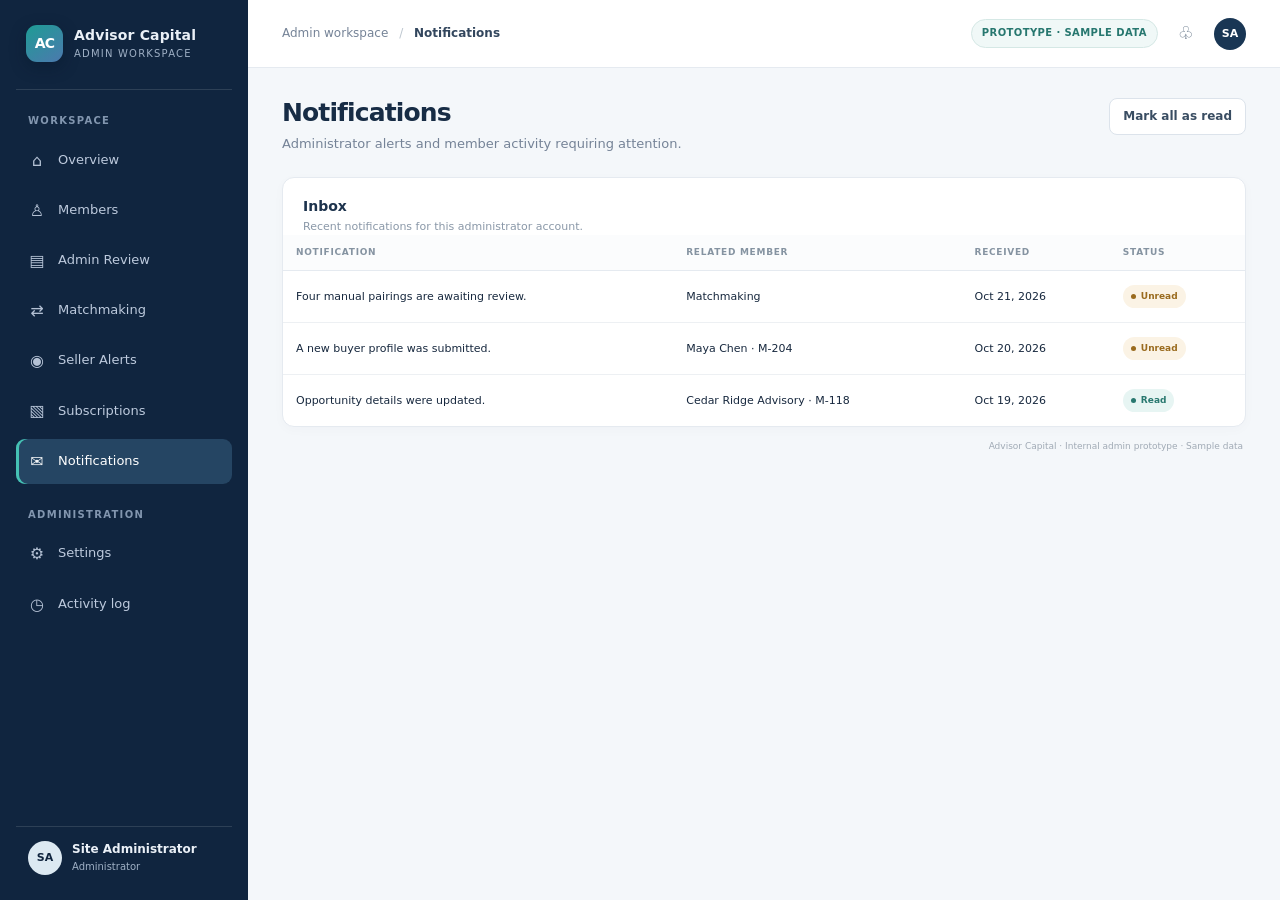
<file: notifications.html>
<!doctype html>
<html lang="en">
<head>
  <meta charset="utf-8" />
  <meta name="viewport" content="width=device-width, initial-scale=1" />
  <meta name="theme-color" content="#0d2037" />
  <title>Notifications | Advisor Capital Admin</title>
  <link rel="stylesheet" href="advisor-capital-matchmaking-admin.css" />
</head>
<body>
  <div class="app">
    <aside class="sidebar">
      <div class="brand"><div class="brand-mark">AC</div><div><div class="brand-name">Advisor Capital</div><div class="brand-sub">Admin workspace</div></div></div>
      <div class="nav-label">Workspace</div>
      <nav class="nav" aria-label="Main navigation">
        <a href="overview.html"><span class="nav-icon">⌂</span>Overview</a>
        <a href="members.html"><span class="nav-icon">♙</span>Members</a>
        <a href="admin-review.html"><span class="nav-icon">▤</span>Admin Review</a>
        <a href="advisor-capital-matchmaking-admin.html"><span class="nav-icon">⇄</span>Matchmaking</a>
        <a href="seller-alerts.html"><span class="nav-icon">◉</span>Seller Alerts</a>
        <a href="subscriptions.html"><span class="nav-icon">▧</span>Subscriptions</a>
        <a href="notifications.html" class="active"><span class="nav-icon">✉</span>Notifications</a>
      </nav>
      <div class="nav-label">Administration</div>
      <nav class="nav" aria-label="Administration"><a href="settings.html"><span class="nav-icon">⚙</span>Settings</a><a href="activity-log.html"><span class="nav-icon">◷</span>Activity log</a></nav>
      <div class="sidebar-bottom"><div class="admin-chip"><div class="avatar">SA</div><div><div class="admin-name">Site Administrator</div><div class="admin-role">Administrator</div></div></div></div>
    </aside>
    <main class="main">
      <header class="topbar"><div class="crumb">Admin workspace <span style="padding:0 7px;color:#bdc6cf">/</span> <strong>Notifications</strong></div><div class="top-actions"><span class="env-pill">Prototype · Sample data</span><button class="icon-btn" aria-label="Notifications">♧</button><div class="top-avatar">SA</div></div></header>
      <section class="content">
        <div class="page-head"><div><h1>Notifications</h1><div class="subtitle">Administrator alerts and member activity requiring attention.</div></div><div class="head-actions"><button class="btn" type="button">Mark all as read</button></div></div>
        <section class="panel"><div class="panel-head"><div><div class="panel-title">Inbox</div><div class="panel-help">Recent notifications for this administrator account.</div></div></div>
          <div class="table-wrap"><table><thead><tr><th>Notification</th><th>Related member</th><th>Received</th><th>Status</th></tr></thead><tbody>
            <tr><td>Four manual pairings are awaiting review.</td><td>Matchmaking</td><td>Oct 21, 2026</td><td><span class="status pending">Unread</span></td></tr>
            <tr><td>A new buyer profile was submitted.</td><td>Maya Chen · M-204</td><td>Oct 20, 2026</td><td><span class="status pending">Unread</span></td></tr>
            <tr><td>Opportunity details were updated.</td><td>Cedar Ridge Advisory · M-118</td><td>Oct 19, 2026</td><td><span class="status approved">Read</span></td></tr>
          </tbody></table></div>
        </section>
        <div class="footer-note">Advisor Capital · Internal admin prototype · Sample data</div>
      </section>
    </main>
  </div>
</body>
</html>
</file>
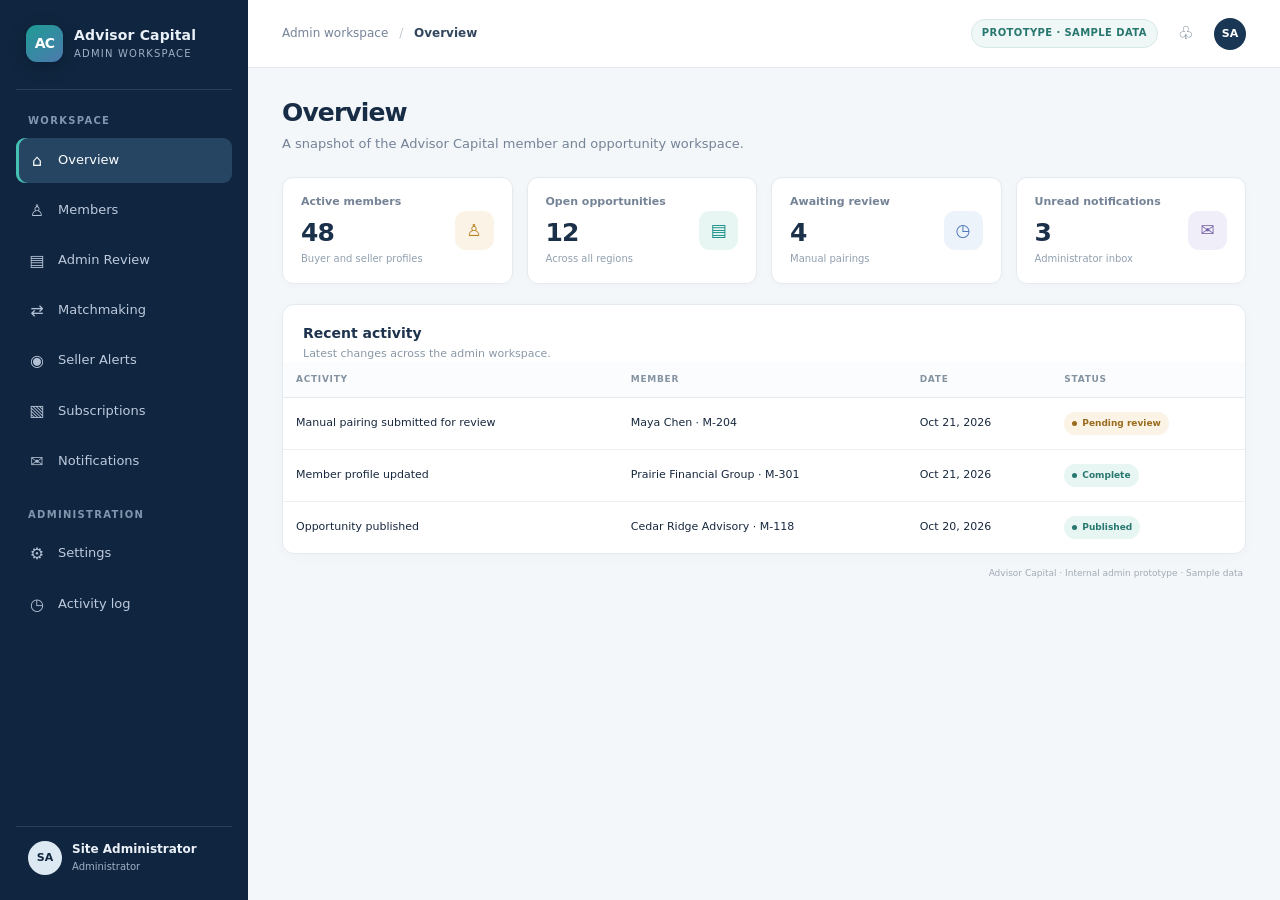
<file: overview.html>
<!doctype html>
<html lang="en">
<head>
  <meta charset="utf-8" />
  <meta name="viewport" content="width=device-width, initial-scale=1" />
  <meta name="theme-color" content="#0d2037" />
  <title>Overview | Advisor Capital Admin</title>
  <link rel="stylesheet" href="advisor-capital-matchmaking-admin.css" />
</head>
<body>
  <div class="app">
    <aside class="sidebar">
      <div class="brand"><div class="brand-mark">AC</div><div><div class="brand-name">Advisor Capital</div><div class="brand-sub">Admin workspace</div></div></div>
      <div class="nav-label">Workspace</div>
      <nav class="nav" aria-label="Main navigation">
        <a href="overview.html" class="active"><span class="nav-icon">⌂</span>Overview</a>
        <a href="members.html"><span class="nav-icon">♙</span>Members</a>
        <a href="admin-review.html"><span class="nav-icon">▤</span>Admin Review</a>
        <a href="advisor-capital-matchmaking-admin.html"><span class="nav-icon">⇄</span>Matchmaking</a>
        <a href="seller-alerts.html"><span class="nav-icon">◉</span>Seller Alerts</a>
        <a href="subscriptions.html"><span class="nav-icon">▧</span>Subscriptions</a>
        <a href="notifications.html"><span class="nav-icon">✉</span>Notifications</a>
      </nav>
      <div class="nav-label">Administration</div>
      <nav class="nav" aria-label="Administration">
        <a href="settings.html"><span class="nav-icon">⚙</span>Settings</a>
        <a href="activity-log.html"><span class="nav-icon">◷</span>Activity log</a>
      </nav>
      <div class="sidebar-bottom"><div class="admin-chip"><div class="avatar">SA</div><div><div class="admin-name">Site Administrator</div><div class="admin-role">Administrator</div></div></div></div>
    </aside>
    <main class="main">
      <header class="topbar"><div class="crumb">Admin workspace <span style="padding:0 7px;color:#bdc6cf">/</span> <strong>Overview</strong></div><div class="top-actions"><span class="env-pill">Prototype · Sample data</span><button class="icon-btn" aria-label="Notifications">♧</button><div class="top-avatar">SA</div></div></header>
      <section class="content">
        <div class="page-head"><div><h1>Overview</h1><div class="subtitle">A snapshot of the Advisor Capital member and opportunity workspace.</div></div></div>
        <div class="stats" aria-label="Workspace summary">
          <div class="stat"><div><div class="stat-label">Active members</div><div class="stat-value">48</div><div class="stat-note">Buyer and seller profiles</div></div><div class="stat-icon">♙</div></div>
          <div class="stat"><div><div class="stat-label">Open opportunities</div><div class="stat-value">12</div><div class="stat-note">Across all regions</div></div><div class="stat-icon">▤</div></div>
          <div class="stat"><div><div class="stat-label">Awaiting review</div><div class="stat-value">4</div><div class="stat-note">Manual pairings</div></div><div class="stat-icon">◷</div></div>
          <div class="stat"><div><div class="stat-label">Unread notifications</div><div class="stat-value">3</div><div class="stat-note">Administrator inbox</div></div><div class="stat-icon">✉</div></div>
        </div>
        <section class="panel"><div class="panel-head"><div><div class="panel-title">Recent activity</div><div class="panel-help">Latest changes across the admin workspace.</div></div></div>
          <div class="table-wrap"><table><thead><tr><th>Activity</th><th>Member</th><th>Date</th><th>Status</th></tr></thead><tbody>
            <tr><td>Manual pairing submitted for review</td><td>Maya Chen · M-204</td><td>Oct 21, 2026</td><td><span class="status pending">Pending review</span></td></tr>
            <tr><td>Member profile updated</td><td>Prairie Financial Group · M-301</td><td>Oct 21, 2026</td><td><span class="status approved">Complete</span></td></tr>
            <tr><td>Opportunity published</td><td>Cedar Ridge Advisory · M-118</td><td>Oct 20, 2026</td><td><span class="status approved">Published</span></td></tr>
          </tbody></table></div>
        </section>
        <div class="footer-note">Advisor Capital · Internal admin prototype · Sample data</div>
      </section>
    </main>
  </div>
</body>
</html>
</file>
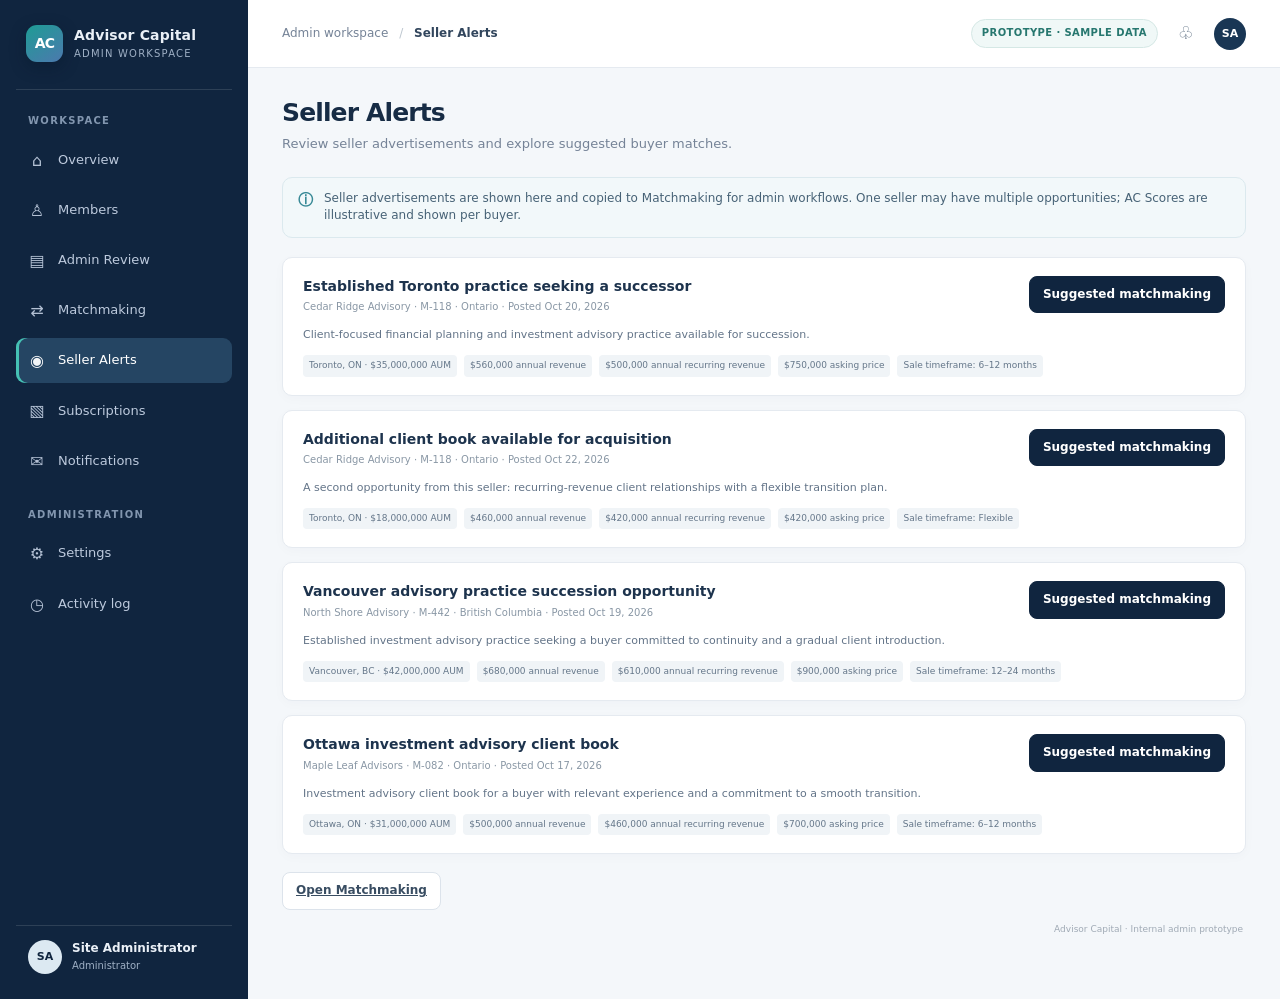
<file: seller-alerts.html>
<!doctype html>
<html lang="en">
<head>
  <meta charset="utf-8" />
  <meta name="viewport" content="width=device-width, initial-scale=1" />
  <meta name="theme-color" content="#0d2037" />
  <title>Seller Alerts | Advisor Capital Admin</title>
  <link rel="stylesheet" href="advisor-capital-matchmaking-admin.css" />
  <script src="member-profiles.js" defer></script>
  <script src="seller-opportunities.js" defer></script>
  <script src="seller-alerts.js" defer></script>
</head>
<body>
  <div class="app">
    <aside class="sidebar">
      <div class="brand"><div class="brand-mark">AC</div><div><div class="brand-name">Advisor Capital</div><div class="brand-sub">Admin workspace</div></div></div>
      <div class="nav-label">Workspace</div>
      <nav class="nav" aria-label="Main navigation">
        <a href="overview.html"><span class="nav-icon">⌂</span>Overview</a>
        <a href="members.html"><span class="nav-icon">♙</span>Members</a>
        <a href="admin-review.html"><span class="nav-icon">▤</span>Admin Review</a>
        <a href="advisor-capital-matchmaking-admin.html"><span class="nav-icon">⇄</span>Matchmaking</a>
        <a href="seller-alerts.html" class="active"><span class="nav-icon">◉</span>Seller Alerts</a>
        <a href="subscriptions.html"><span class="nav-icon">▧</span>Subscriptions</a>
        <a href="notifications.html"><span class="nav-icon">✉</span>Notifications</a>
      </nav>
      <div class="nav-label">Administration</div>
      <nav class="nav" aria-label="Administration">
        <a href="settings.html"><span class="nav-icon">⚙</span>Settings</a>
        <a href="activity-log.html"><span class="nav-icon">◷</span>Activity log</a>
      </nav>
      <div class="sidebar-bottom"><div class="admin-chip"><div class="avatar">SA</div><div><div class="admin-name">Site Administrator</div><div class="admin-role">Administrator</div></div></div></div>
    </aside>
    <main class="main">
      <header class="topbar"><div class="crumb">Admin workspace <span style="padding:0 7px;color:#bdc6cf">/</span> <strong>Seller Alerts</strong></div><div class="top-actions"><span class="env-pill">Prototype · Sample data</span><button class="icon-btn" aria-label="Notifications">♧</button><div class="top-avatar">SA</div></div></header>
      <section class="content">
        <div class="page-head"><div><h1>Seller Alerts</h1><div class="subtitle">Review seller advertisements and explore suggested buyer matches.</div></div></div>
        <div class="notice"><span class="notice-icon">ⓘ</span><div>Seller advertisements are shown here and copied to Matchmaking for admin workflows. One seller may have multiple opportunities; AC Scores are illustrative and shown per buyer.</div></div>
        <div class="seller-ad-list" id="sellerAdList" aria-live="polite"></div>
        <div class="head-actions" style="margin-top:18px"><a class="btn" href="advisor-capital-matchmaking-admin.html">Open Matchmaking</a></div>
        <div class="footer-note">Advisor Capital · Internal admin prototype</div>
      </section>
    </main>
  </div>
  <div class="toast" id="sellerAlertsToast" role="status" aria-live="polite"></div>
  <div class="modal-backdrop" id="sellerSuggestionsBackdrop" role="dialog" aria-modal="true" aria-labelledby="sellerSuggestionsTitle">
    <div class="modal">
      <div class="modal-head"><div><h2 id="sellerSuggestionsTitle">Buyer suggestions</h2><p id="sellerSuggestionsSubtitle">Active buyers ranked by illustrative AC Score.</p></div><button class="close" id="closeSellerSuggestions" aria-label="Close">×</button></div>
      <div class="modal-body"><div class="seller-match-list" id="sellerMatchList"></div></div>
      <div class="modal-foot"><button class="btn" id="cancelSellerSuggestions">Close</button></div>
    </div>
  </div>
</body>
</html>
</file>
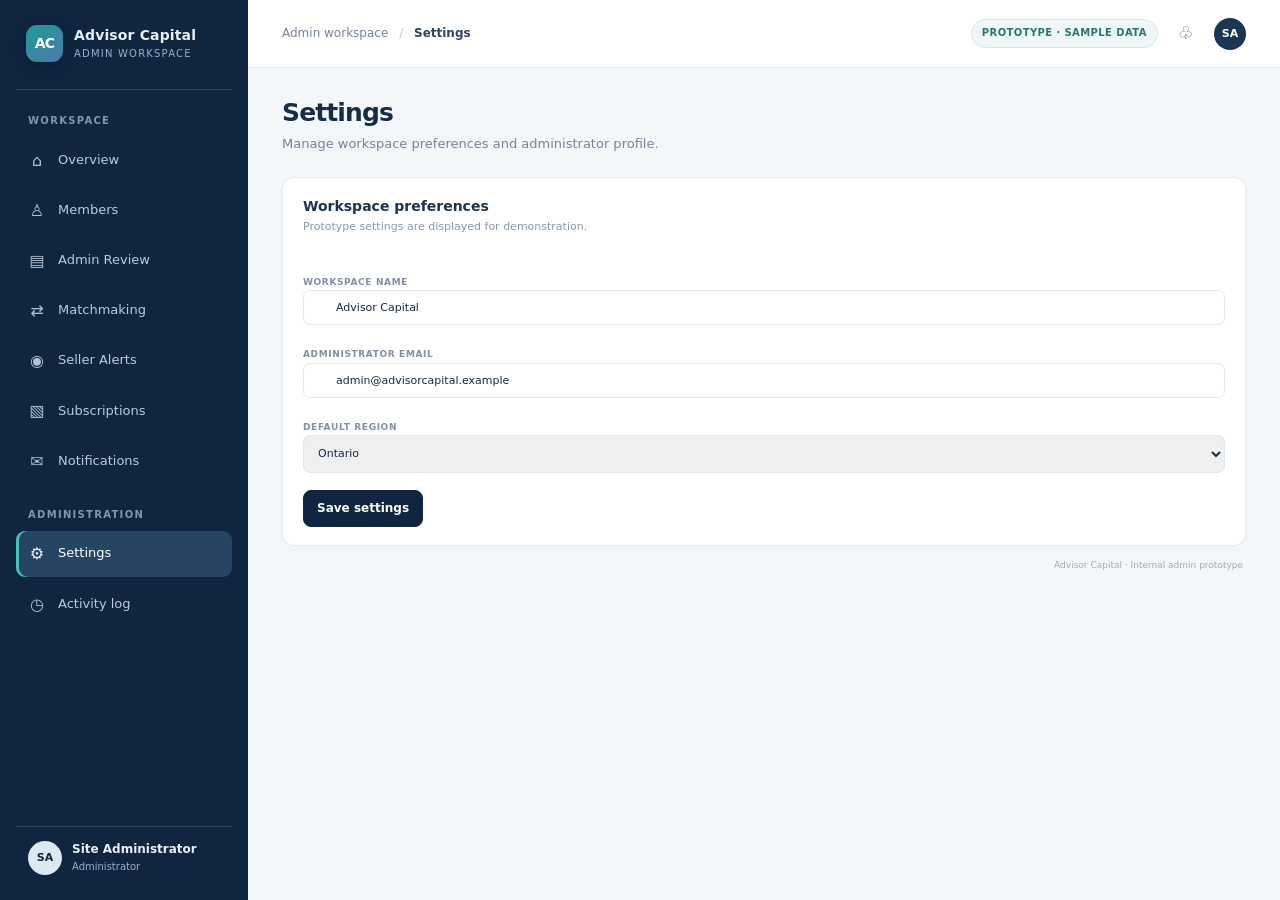
<file: settings.html>
<!doctype html>
<html lang="en">
<head>
  <meta charset="utf-8" />
  <meta name="viewport" content="width=device-width, initial-scale=1" />
  <meta name="theme-color" content="#0d2037" />
  <title>Settings | Advisor Capital Admin</title>
  <link rel="stylesheet" href="advisor-capital-matchmaking-admin.css" />
</head>
<body>
  <div class="app">
    <aside class="sidebar">
      <div class="brand"><div class="brand-mark">AC</div><div><div class="brand-name">Advisor Capital</div><div class="brand-sub">Admin workspace</div></div></div>
      <div class="nav-label">Workspace</div>
      <nav class="nav" aria-label="Main navigation">
        <a href="overview.html"><span class="nav-icon">⌂</span>Overview</a>
        <a href="members.html"><span class="nav-icon">♙</span>Members</a>
        <a href="admin-review.html"><span class="nav-icon">▤</span>Admin Review</a>
        <a href="advisor-capital-matchmaking-admin.html"><span class="nav-icon">⇄</span>Matchmaking</a>
        <a href="seller-alerts.html"><span class="nav-icon">◉</span>Seller Alerts</a>
        <a href="subscriptions.html"><span class="nav-icon">▧</span>Subscriptions</a>
        <a href="notifications.html"><span class="nav-icon">✉</span>Notifications</a>
      </nav>
      <div class="nav-label">Administration</div>
      <nav class="nav" aria-label="Administration"><a href="settings.html" class="active"><span class="nav-icon">⚙</span>Settings</a><a href="activity-log.html"><span class="nav-icon">◷</span>Activity log</a></nav>
      <div class="sidebar-bottom"><div class="admin-chip"><div class="avatar">SA</div><div><div class="admin-name">Site Administrator</div><div class="admin-role">Administrator</div></div></div></div>
    </aside>
    <main class="main">
      <header class="topbar"><div class="crumb">Admin workspace <span style="padding:0 7px;color:#bdc6cf">/</span> <strong>Settings</strong></div><div class="top-actions"><span class="env-pill">Prototype · Sample data</span><button class="icon-btn" aria-label="Notifications">♧</button><div class="top-avatar">SA</div></div></header>
      <section class="content">
        <div class="page-head"><div><h1>Settings</h1><div class="subtitle">Manage workspace preferences and administrator profile.</div></div></div>
        <section class="panel"><div class="panel-head"><div><div class="panel-title">Workspace preferences</div><div class="panel-help">Prototype settings are displayed for demonstration.</div></div></div>
          <div class="modal-body">
            <div class="detail-section"><label class="detail-label" for="workspaceName">Workspace name</label><input class="search" id="workspaceName" value="Advisor Capital" /></div>
            <div class="detail-section"><label class="detail-label" for="adminEmail">Administrator email</label><input class="search" id="adminEmail" type="email" value="admin@advisorcapital.example" /></div>
            <div class="detail-section"><label class="detail-label" for="defaultRegion">Default region</label><select class="search" id="defaultRegion"><option>Ontario</option><option>Alberta</option><option>British Columbia</option><option>Quebec</option></select></div>
            <div class="detail-section"><button class="btn btn-primary" type="button">Save settings</button></div>
          </div>
        </section>
        <div class="footer-note">Advisor Capital · Internal admin prototype</div>
      </section>
    </main>
  </div>
</body>
</html>
</file>
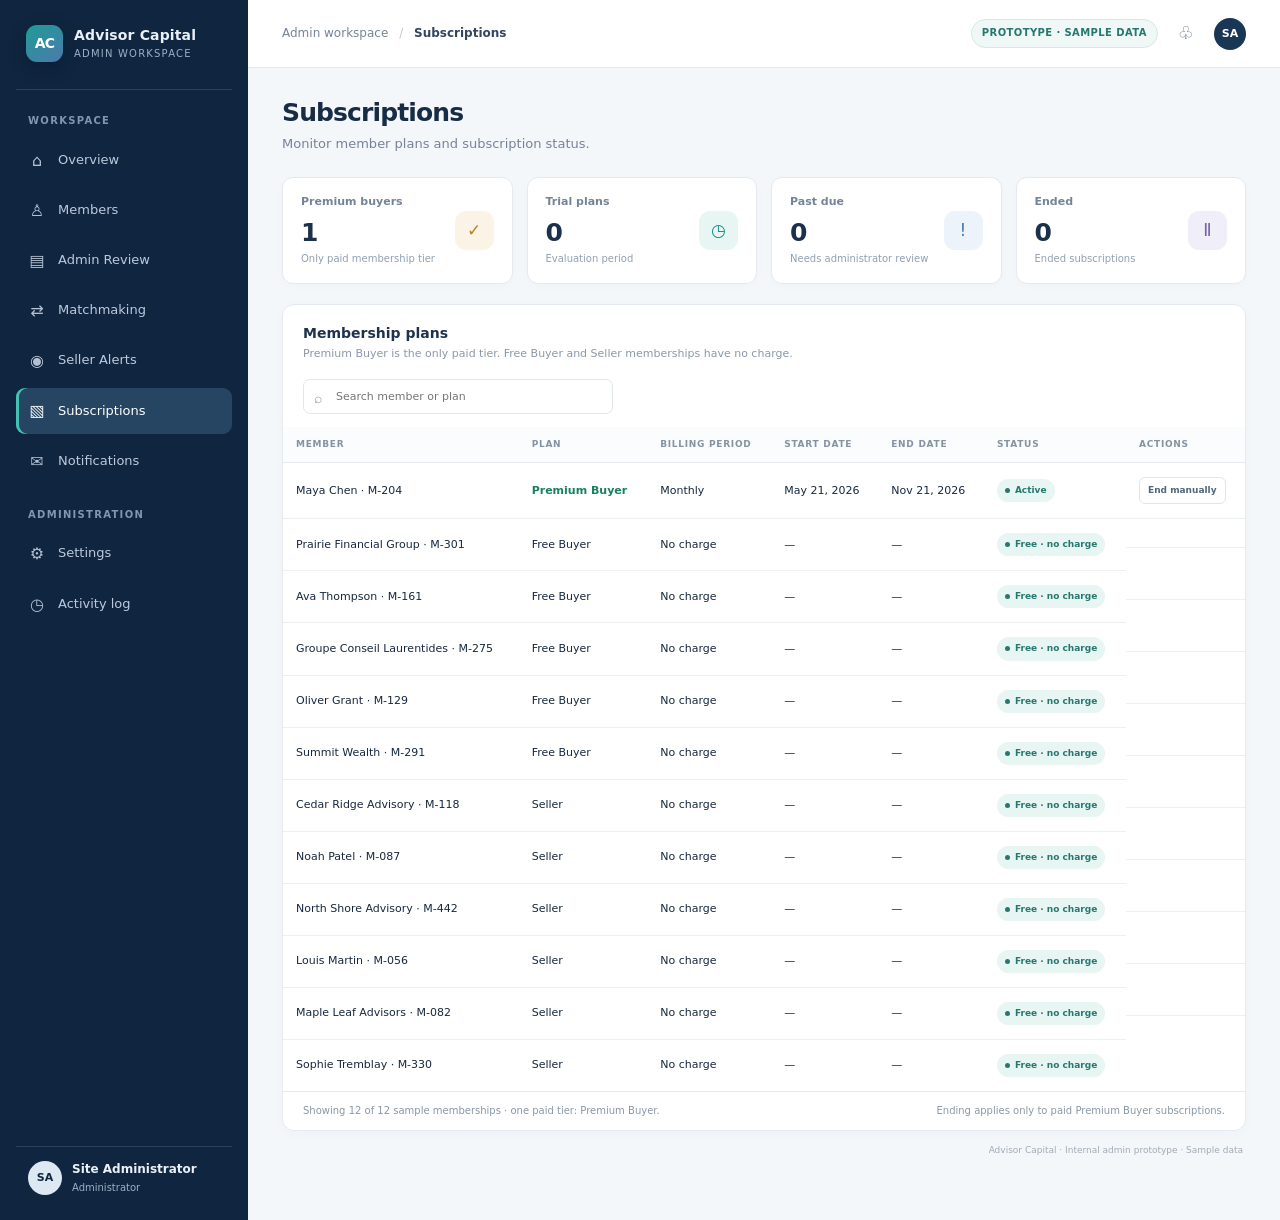
<file: subscriptions.html>
<!doctype html>
<html lang="en">
<head>
  <meta charset="utf-8" />
  <meta name="viewport" content="width=device-width, initial-scale=1" />
  <meta name="theme-color" content="#0d2037" />
  <title>Subscriptions | Advisor Capital Admin</title>
  <link rel="stylesheet" href="advisor-capital-matchmaking-admin.css" />
  <script src="subscriptions.js" defer></script>
</head>
<body>
  <div class="app">
    <aside class="sidebar">
      <div class="brand"><div class="brand-mark">AC</div><div><div class="brand-name">Advisor Capital</div><div class="brand-sub">Admin workspace</div></div></div>
      <div class="nav-label">Workspace</div>
      <nav class="nav" aria-label="Main navigation">
        <a href="overview.html"><span class="nav-icon">⌂</span>Overview</a>
        <a href="members.html"><span class="nav-icon">♙</span>Members</a>
        <a href="admin-review.html"><span class="nav-icon">▤</span>Admin Review</a>
        <a href="advisor-capital-matchmaking-admin.html"><span class="nav-icon">⇄</span>Matchmaking</a>
        <a href="seller-alerts.html"><span class="nav-icon">◉</span>Seller Alerts</a>
        <a href="subscriptions.html" class="active"><span class="nav-icon">▧</span>Subscriptions</a>
        <a href="notifications.html"><span class="nav-icon">✉</span>Notifications</a>
      </nav>
      <div class="nav-label">Administration</div>
      <nav class="nav" aria-label="Administration"><a href="settings.html"><span class="nav-icon">⚙</span>Settings</a><a href="activity-log.html"><span class="nav-icon">◷</span>Activity log</a></nav>
      <div class="sidebar-bottom"><div class="admin-chip"><div class="avatar">SA</div><div><div class="admin-name">Site Administrator</div><div class="admin-role">Administrator</div></div></div></div>
    </aside>
    <main class="main">
      <header class="topbar"><div class="crumb">Admin workspace <span style="padding:0 7px;color:#bdc6cf">/</span> <strong>Subscriptions</strong></div><div class="top-actions"><span class="env-pill">Prototype · Sample data</span><button class="icon-btn" aria-label="Notifications">♧</button><div class="top-avatar">SA</div></div></header>
      <section class="content">
        <div class="page-head"><div><h1>Subscriptions</h1><div class="subtitle">Monitor member plans and subscription status.</div></div></div>
        <div class="stats" aria-label="Subscription summary">
          <div class="stat"><div><div class="stat-label">Premium buyers</div><div class="stat-value" id="activeCount">0</div><div class="stat-note">Only paid membership tier</div></div><div class="stat-icon">✓</div></div>
          <div class="stat"><div><div class="stat-label">Trial plans</div><div class="stat-value" id="trialCount">0</div><div class="stat-note">Evaluation period</div></div><div class="stat-icon">◷</div></div>
          <div class="stat"><div><div class="stat-label">Past due</div><div class="stat-value" id="pastDueCount">0</div><div class="stat-note">Needs administrator review</div></div><div class="stat-icon">!</div></div>
          <div class="stat"><div><div class="stat-label">Ended</div><div class="stat-value" id="endedCount">0</div><div class="stat-note">Ended subscriptions</div></div><div class="stat-icon">Ⅱ</div></div>
        </div>
        <section class="panel"><div class="panel-head"><div><div class="panel-title">Membership plans</div><div class="panel-help">Premium Buyer is the only paid tier. Free Buyer and Seller memberships have no charge.</div></div></div>
          <div class="filters"><div class="search-wrap"><span class="search-icon">⌕</span><input class="search" id="subscriptionSearch" type="search" placeholder="Search member or plan" aria-label="Search subscriptions" /></div></div>
          <div class="table-wrap"><table><thead><tr><th>Member</th><th>Plan</th><th>Billing period</th><th>Start date</th><th>End date</th><th>Status</th><th>Actions</th></tr></thead><tbody id="subscriptionRows">
            <tr data-id="M-204" data-status="active" data-start="2026-05-21" data-end="2026-11-21"><td>Maya Chen · M-204</td><td class="subscription-paid">Premium Buyer</td><td>Monthly</td><td class="start-date"></td><td class="end-date"></td><td><span class="status subscription-status"></span></td><td class="row-actions"></td></tr>
            <tr data-id="M-301" data-status="free"><td>Prairie Financial Group · M-301</td><td>Free Buyer</td><td>No charge</td><td class="start-date"></td><td class="end-date"></td><td><span class="status subscription-status"></span></td><td class="row-actions"></td></tr>
            <tr data-id="M-161" data-status="free"><td>Ava Thompson · M-161</td><td>Free Buyer</td><td>No charge</td><td class="start-date"></td><td class="end-date"></td><td><span class="status subscription-status"></span></td><td class="row-actions"></td></tr>
            <tr data-id="M-275" data-status="free"><td>Groupe Conseil Laurentides · M-275</td><td>Free Buyer</td><td>No charge</td><td class="start-date"></td><td class="end-date"></td><td><span class="status subscription-status"></span></td><td class="row-actions"></td></tr>
            <tr data-id="M-129" data-status="free"><td>Oliver Grant · M-129</td><td>Free Buyer</td><td>No charge</td><td class="start-date"></td><td class="end-date"></td><td><span class="status subscription-status"></span></td><td class="row-actions"></td></tr>
            <tr data-id="M-291" data-status="free"><td>Summit Wealth · M-291</td><td>Free Buyer</td><td>No charge</td><td class="start-date"></td><td class="end-date"></td><td><span class="status subscription-status"></span></td><td class="row-actions"></td></tr>
            <tr data-id="M-118" data-status="free"><td>Cedar Ridge Advisory · M-118</td><td>Seller</td><td>No charge</td><td class="start-date"></td><td class="end-date"></td><td><span class="status subscription-status"></span></td><td class="row-actions"></td></tr>
            <tr data-id="M-087" data-status="free"><td>Noah Patel · M-087</td><td>Seller</td><td>No charge</td><td class="start-date"></td><td class="end-date"></td><td><span class="status subscription-status"></span></td><td class="row-actions"></td></tr>
            <tr data-id="M-442" data-status="free"><td>North Shore Advisory · M-442</td><td>Seller</td><td>No charge</td><td class="start-date"></td><td class="end-date"></td><td><span class="status subscription-status"></span></td><td class="row-actions"></td></tr>
            <tr data-id="M-056" data-status="free"><td>Louis Martin · M-056</td><td>Seller</td><td>No charge</td><td class="start-date"></td><td class="end-date"></td><td><span class="status subscription-status"></span></td><td class="row-actions"></td></tr>
            <tr data-id="M-082" data-status="free"><td>Maple Leaf Advisors · M-082</td><td>Seller</td><td>No charge</td><td class="start-date"></td><td class="end-date"></td><td><span class="status subscription-status"></span></td><td class="row-actions"></td></tr>
            <tr data-id="M-330" data-status="free"><td>Sophie Tremblay · M-330</td><td>Seller</td><td>No charge</td><td class="start-date"></td><td class="end-date"></td><td><span class="status subscription-status"></span></td><td class="row-actions"></td></tr>
          </tbody></table></div>
          <div class="table-foot"><span id="subscriptionSummary">Sample membership records for demonstration.</span><span>Ending applies only to paid Premium Buyer subscriptions.</span></div>
        </section>
        <div class="footer-note">Advisor Capital · Internal admin prototype · Sample data</div>
      </section>
    </main>
  </div>
</body>
</html>
</file>
<file: advisor-capital-matchmaking-admin.css>
﻿:root {
      --navy: #10253f;
      --navy-2: #193654;
      --ink: #17283e;
      --muted: #758397;
      --line: #e5eaf0;
      --paper: #ffffff;
      --canvas: #f4f7fa;
      --teal: #168f87;
      --teal-soft: #e7f5f3;
      --gold: #b98224;
      --gold-soft: #fbf3e5;
      --blue: #4975b8;
      --blue-soft: #edf3fb;
      --red: #bd5d5d;
      --red-soft: #fbefef;
      --shadow: 0 12px 36px rgba(16, 37, 63, .07);
    }
    * { box-sizing: border-box; }
    body { margin: 0; background: var(--canvas); color: var(--ink); font: 14px/1.45 Inter, ui-sans-serif, system-ui, -apple-system, BlinkMacSystemFont, "Segoe UI", sans-serif; }
    button, input, select { font: inherit; }
    button { cursor: pointer; }
    .app { min-height: 100vh; display: grid; grid-template-columns: 248px minmax(0, 1fr); }
    .sidebar { background: var(--navy); color: #eaf0f7; padding: 25px 16px; display: flex; flex-direction: column; }
    .brand { display: flex; align-items: center; gap: 11px; padding: 0 10px 27px; border-bottom: 1px solid rgba(255,255,255,.12); }
    .brand-mark { width: 37px; height: 37px; display: grid; place-items: center; border-radius: 11px; color: white; font-weight: 800; letter-spacing: -.06em; background: linear-gradient(145deg,#1e9c95,#4c79ae); box-shadow: 0 5px 16px #06162966; }
    .brand-name { font-size: 14px; font-weight: 750; letter-spacing: .01em; }
    .brand-sub { color: #9fb0c5; font-size: 10px; letter-spacing: .12em; text-transform: uppercase; margin-top: 2px; }
    .nav-label { color: #8296af; font-size: 10px; font-weight: 700; letter-spacing: .13em; text-transform: uppercase; padding: 24px 12px 9px; }
    .nav { display: grid; gap: 5px; }
    .nav a { text-decoration: none; color: #bdcadd; display: flex; align-items: center; gap: 12px; padding: 11px 12px; border-radius: 9px; font-size: 13px; }
    .nav a:hover { background: rgba(255,255,255,.07); color: #fff; }
    .nav a.active { color: #fff; background: #254563; box-shadow: inset 3px 0 #45c1b4; }
    .nav-icon { width: 18px; text-align: center; font-size: 16px; opacity: .95; }
    .nav-count { margin-left: auto; color: #fff; background: #bd7c36; border-radius: 20px; min-width: 20px; padding: 2px 6px; text-align: center; font-size: 10px; font-weight: 700; }
    .sidebar-bottom { margin-top: auto; padding: 14px 12px 0; border-top: 1px solid rgba(255,255,255,.12); }
    .admin-chip { display: flex; align-items: center; gap: 10px; }
    .avatar { width: 34px; height: 34px; border-radius: 50%; background: #dce9f2; color: var(--navy); display: grid; place-items: center; font-weight: 800; font-size: 11px; flex: 0 0 auto; }
    .admin-name { font-size: 12px; font-weight: 650; }
    .admin-role { color: #9fb0c5; font-size: 10px; margin-top: 2px; }
    .main { min-width: 0; }
    .topbar { background: #fff; border-bottom: 1px solid var(--line); height: 68px; padding: 0 34px; display: flex; align-items: center; justify-content: space-between; }
    .crumb { color: var(--muted); font-size: 12px; }
    .crumb strong { color: #32465d; font-weight: 650; }
    .top-actions { display: flex; align-items: center; gap: 15px; }
    .env-pill { border: 1px solid #d5e8e5; background: #f0f8f7; color: #27776f; border-radius: 20px; padding: 6px 10px; font-size: 10px; font-weight: 750; letter-spacing: .04em; text-transform: uppercase; }
    .icon-btn { position: relative; border: 0; background: transparent; color: #69798b; font-size: 18px; padding: 5px; }
    .top-avatar { width: 32px; height: 32px; border-radius: 50%; display: grid; place-items: center; color: #fff; background: var(--navy-2); font-size: 11px; font-weight: 700; }
    .content { max-width: 1500px; padding: 30px 34px 50px; margin: 0 auto; }
    .page-head { display: flex; align-items: flex-start; justify-content: space-between; gap: 20px; margin-bottom: 23px; }
    h1 { font-size: 25px; line-height: 1.2; letter-spacing: -.035em; margin: 0; color: #172c45; }
    .subtitle { color: var(--muted); margin-top: 7px; font-size: 13px; }
    .head-actions { display: flex; gap: 9px; align-items: center; }
    .btn { border: 1px solid #dce3eb; color: #394d62; background: #fff; border-radius: 8px; padding: 9px 13px; font-size: 12px; font-weight: 650; transition: .15s ease; }
    .btn:hover { border-color: #a9b9c8; transform: translateY(-1px); }
    .btn-primary { color: #fff; border-color: var(--navy); background: var(--navy); }
    .btn-primary:hover { background: #1c3b5b; border-color: #1c3b5b; }
    .notice { display: flex; align-items: flex-start; gap: 11px; border: 1px solid #dbe9ee; border-radius: 10px; background: #f2f8fa; color: #476276; padding: 12px 15px; margin-bottom: 19px; font-size: 12px; }
    .notice strong { color: #25465e; }
    .notice-icon { color: #388996; font-weight: 800; font-size: 15px; }
    .stats { display: grid; grid-template-columns: repeat(4, minmax(0,1fr)); gap: 14px; margin-bottom: 20px; }
    .stat { background: var(--paper); border: 1px solid var(--line); box-shadow: 0 2px 8px rgba(22,43,67,.02); border-radius: 11px; padding: 16px 18px; display: flex; justify-content: space-between; align-items: center; min-height: 94px; }
    .stat-label { color: var(--muted); font-size: 11px; font-weight: 600; }
    .stat-value { color: #1b3049; font-weight: 750; letter-spacing: -.04em; font-size: 25px; margin-top: 5px; }
    .stat-note { color: #91a0af; font-size: 10px; margin-top: 1px; }
    .stat-icon { width: 39px; height: 39px; border-radius: 11px; display: grid; place-items: center; font-size: 17px; }
    .stat:nth-child(1) .stat-icon { background: var(--gold-soft); color: var(--gold); }
    .stat:nth-child(2) .stat-icon { background: var(--teal-soft); color: var(--teal); }
    .stat:nth-child(3) .stat-icon { background: var(--blue-soft); color: var(--blue); }
    .stat:nth-child(4) .stat-icon { background: #f0eef8; color: #7864aa; }
    .panel { background: #fff; border: 1px solid var(--line); border-radius: 12px; box-shadow: 0 3px 12px rgba(20,42,68,.025); overflow: hidden; }
    .panel-head { padding: 18px 20px 0; display: flex; justify-content: space-between; align-items: center; gap: 14px; }
    .panel-title { font-size: 14px; color: #1d334d; font-weight: 750; }
    .panel-help { color: #8a98a8; font-size: 11px; margin-top: 3px; }
    .filters { padding: 17px 20px 13px; display: flex; align-items: center; gap: 9px; flex-wrap: wrap; }
    .search-wrap { position: relative; flex: 1; min-width: 200px; max-width: 310px; }
    .search-icon { position: absolute; left: 11px; top: 9px; color: #8998a8; font-size: 14px; }
    .search { border: 1px solid #e0e6ed; border-radius: 7px; height: 35px; padding: 0 11px 0 32px; outline: 0; width: 100%; color: var(--ink); font-size: 11px; }
    .search:focus, .select:focus { border-color: #7eaaa9; box-shadow: 0 0 0 3px #168f8716; }
    select.search { height: 38px; padding: 0 10px; }
    textarea.search { height: auto; min-height: 80px; padding: 9px 10px; resize: vertical; }
    .select { height: 35px; border: 1px solid #e0e6ed; border-radius: 7px; color: #536579; background: #fff; padding: 0 27px 0 10px; font-size: 11px; outline: 0; }
    .tabs { display: flex; align-items: center; gap: 23px; padding: 0 20px; border-bottom: 1px solid var(--line); }
    .tabs[hidden] { display: none; }
    .tab { position: relative; border: 0; background: transparent; padding: 11px 1px 12px; color: #7a8999; font-weight: 650; font-size: 11px; }
    .tab.active { color: #1a665f; }
    .tab.active:after { content: ""; position: absolute; height: 2px; background: #168f87; left: 0; right: 0; bottom: -1px; border-radius: 4px; }
    .tab-count { margin-left: 5px; background: #eff2f5; border-radius: 10px; padding: 2px 6px; color: #6c7d8f; font-size: 9px; }
    .table-wrap { overflow-x: auto; }
    table { width: 100%; min-width: 850px; border-collapse: collapse; }
    th { background: #fbfcfd; color: #8593a1; text-align: left; text-transform: uppercase; font-size: 9px; letter-spacing: .08em; font-weight: 700; padding: 11px 13px; border-bottom: 1px solid var(--line); white-space: nowrap; }
    td { padding: 14px 13px; border-bottom: 1px solid #edf0f3; vertical-align: middle; font-size: 11px; }
    tbody tr:hover { background: #fbfdfd; }
    tbody tr:last-child td { border-bottom: 0; }
    .person { display: flex; align-items: center; gap: 9px; min-width: 155px; }
    .person .avatar { width: 32px; height: 32px; font-size: 9px; background: #e9eff5; color: #38546f; }
    .person-name { color: #233951; font-weight: 700; font-size: 11px; }
    .person-meta { color: #8997a5; font-size: 9px; margin-top: 2px; }
    .pair-cell { display: flex; align-items: center; gap: 8px; min-width: 280px; }
    .pair-cell .person { min-width: 0; gap: 6px; }
    .pair-cell .avatar { width: 27px; height: 27px; }
    .pair-arrow { color: #91a0ae; font-size: 13px; }
    .rationale { color: #637488; max-width: 230px; min-width: 160px; line-height: 1.45; }
    .pair { color: #99a5b0; font-size: 11px; text-align: center; }
    .score { display: inline-flex; align-items: center; gap: 6px; color: #1e776e; font-weight: 750; font-size: 12px; white-space: nowrap; }
    .score-ring { height: 28px; width: 28px; border-radius: 50%; display: grid; place-items: center; border: 2px solid #8ac9c1; color: #267c73; font-size: 8px; }
    .signals { display: flex; flex-wrap: wrap; gap: 4px; max-width: 165px; }
    .signal { padding: 4px 6px; border-radius: 4px; background: #f0f4f7; color: #647689; font-size: 9px; white-space: nowrap; }
    .signal.good { color: #27766d; background: #eaf6f3; }
    .status { display: inline-flex; align-items: center; gap: 5px; padding: 5px 8px; border-radius: 20px; font-size: 9px; font-weight: 700; white-space: nowrap; }
    .status.pending { background: var(--gold-soft); color: #9a6b1e; }
    .status.approved { background: var(--teal-soft); color: #28786f; }
    .status.hold { background: var(--blue-soft); color: #5377ac; }
    .status.dismissed { background: #f2f3f5; color: #78828d; }
    .status:before { content: ""; width: 5px; height: 5px; border-radius: 50%; background: currentColor; }
    .row-actions { display: flex; gap: 5px; align-items: center; white-space: nowrap; }
    .mini-btn { border: 1px solid #dfe6ec; color: #52667a; background: #fff; border-radius: 6px; padding: 6px 8px; font-size: 9px; font-weight: 700; }
    .mini-btn:hover { border-color: #8dbab5; color: #176b64; }
    .mini-btn.approve { color: #fff; background: #188c83; border-color: #188c83; }
    .mini-btn.approve:hover { background: #11776f; }
    .more { border: 0; background: transparent; color: #8391a0; font-size: 18px; padding: 3px 4px; }
    .table-foot { padding: 12px 20px; border-top: 1px solid var(--line); color: #8997a5; font-size: 10px; display: flex; align-items: center; justify-content: space-between; }
    .pagination { display: flex; gap: 5px; align-items: center; }
    .page-num { border: 1px solid #e2e7ec; border-radius: 5px; background: white; color: #52667a; width: 25px; height: 24px; font-size: 10px; }
    .page-num.current { color: #fff; background: var(--navy); border-color: var(--navy); }
    .empty { padding: 40px 20px; text-align: center; color: #8290a0; display: none; }
    .empty strong { display: block; color: #485e72; margin-bottom: 4px; }
    .footer-note { text-align: right; color: #a0aab5; font-size: 9px; margin: 13px 3px; }
    .toast { position: fixed; bottom: 24px; right: 24px; background: #173a54; color: #fff; border-radius: 8px; padding: 11px 15px; font-size: 12px; box-shadow: var(--shadow); opacity: 0; transform: translateY(10px); pointer-events: none; transition: .22s; z-index: 10; }
    .toast.show { opacity: 1; transform: translateY(0); }
    .modal-backdrop { display: none; position: fixed; inset: 0; z-index: 20; background: rgba(13,29,47,.43); padding: 20px; align-items: center; justify-content: center; }
    .modal-backdrop.show { display: flex; }
    .modal { width: min(550px, 100%); background: #fff; border-radius: 13px; box-shadow: 0 20px 65px #10253f45; overflow: hidden; }
    .modal-head { padding: 18px 20px; border-bottom: 1px solid var(--line); display: flex; justify-content: space-between; align-items: flex-start; }
    .modal-head h2 { font-size: 16px; margin: 0; color: #1e344c; }
    .modal-head p { margin: 4px 0 0; font-size: 11px; color: var(--muted); }
    .close { border: 0; background: transparent; font-size: 20px; color: #8794a1; }
    .modal-body { padding: 18px 20px; }
    .detail-pair { display: grid; grid-template-columns: 1fr 1fr; gap: 15px; }
    .detail-box { border: 1px solid var(--line); border-radius: 9px; padding: 12px; }
    .detail-label { color: #8290a0; text-transform: uppercase; letter-spacing: .07em; font-size: 9px; font-weight: 700; margin-bottom: 8px; }
    .detail-box .person { min-width: 0; }
    .detail-box .person-name { font-size: 11px; }
    .detail-section { margin-top: 17px; }
    .detail-section h3 { margin: 0 0 7px; font-size: 11px; color: #344b62; }
    .detail-section p { margin: 0; color: #718195; font-size: 11px; line-height: 1.6; }
    .modal-foot { display: flex; justify-content: flex-end; gap: 8px; padding: 13px 20px; background: #fafbfd; border-top: 1px solid var(--line); }
    .suggestion-list { display: grid; gap: 9px; }
    .suggestion-item { display: flex; align-items: center; justify-content: space-between; gap: 12px; padding: 12px; border: 1px solid var(--line); border-radius: 9px; }
    .suggestion-name { color: #233951; font-size: 12px; font-weight: 700; }
    .suggestion-meta { color: #8997a5; font-size: 10px; margin-top: 3px; }
    .suggestion-empty { color: var(--muted); font-size: 12px; padding: 14px 0; }
    .member-actions { display: flex; flex-wrap: wrap; gap: 5px; min-width: 220px; }
    .member-actions .mini-btn { white-space: nowrap; }
    .member-workspace-tabs { margin-bottom: 18px; }
    .member-table[hidden] { display: none; }
    tr[data-active="false"] { opacity: .7; }
    .member-status { white-space: nowrap; }
    .filters + .table-wrap table { min-width: 900px; }
    .score { color: #16805f; }
    .score-low { color: #758397; }
    .score span { color: #91a0af; font-size: 9px; font-weight: 600; }
    .score-guidance { margin: 0 0 19px; }
    .member-score-heading { min-width: 100px; }
    .member-score-cell { min-width: 115px; }
    .member-score-label { display: block; color: #92a0ad; font-size: 9px; margin-top: 4px; }
    .member-profile-grid { display: grid; grid-template-columns: repeat(5, minmax(130px, 1fr)); gap: 10px 16px; margin: 0; }
    .member-profile-field { min-width: 0; padding: 7px 9px; border: 1px solid #edf0f3; border-radius: 6px; background: #fff; }
    .member-profile-field dt { color: #8794a2; font-size: 8px; font-weight: 700; line-height: 1.35; }
    .member-profile-field dd { margin: 4px 0 0; color: #41556a; font-size: 10px; line-height: 1.4; overflow-wrap: anywhere; }
    .member-profile-modal { width: 100%; max-height: 55vh; overflow: auto; grid-column: 1 / -1; }
    .member-profile-modal .member-profile-grid { grid-template-columns: repeat(3, minmax(130px, 1fr)); }
    .member-table .row-actions { white-space: normal; }
    .seller-ad-list { display: grid; gap: 14px; }
    .seller-ad-card { padding: 18px 20px; border: 1px solid var(--line); border-radius: 10px; background: #fff; box-shadow: 0 3px 12px rgba(20,42,68,.025); }
    .seller-ad-head { display: flex; align-items: flex-start; justify-content: space-between; gap: 16px; }
    .seller-ad-title { margin: 0; color: #1d334d; font-size: 14px; font-weight: 750; }
    .seller-ad-meta { color: #8997a5; font-size: 10px; margin-top: 4px; }
    .seller-ad-description { margin: 12px 0; color: #637488; font-size: 11px; line-height: 1.55; }
    .seller-ad-details { display: flex; flex-wrap: wrap; gap: 7px; }
    .seller-ad-details .signal { white-space: normal; }
    .seller-ad-actions { margin-top: 14px; }
    .seller-match-list { display: grid; gap: 9px; }
    .seller-match-item { display: grid; grid-template-columns: minmax(190px, .7fr) minmax(0, 2fr) auto; align-items: center; gap: 14px; padding: 14px; border: 1px solid var(--line); border-radius: 9px; }
    .seller-match-heading { display: flex; align-items: center; gap: 12px; }
    .seller-buyer-offer .member-profile-grid { grid-template-columns: repeat(3, minmax(125px, 1fr)); gap: 5px; }
    .seller-buyer-offer .member-profile-field { padding: 5px 7px; }
    .seller-buyer-offer .member-profile-field dd { font-size: 9px; }
    .seller-match-actions { display: grid; gap: 6px; }
    #sellerSuggestionsBackdrop .modal { width: min(1000px, 100%); max-height: 90vh; overflow: auto; }
    .score-gauge { position: relative; display: grid; place-items: center; width: 54px; height: 54px; flex: 0 0 54px; border-radius: 50%; background: conic-gradient(#168f87 var(--score-angle), #e5eaf0 0); color: #16805f; font-size: 14px; font-weight: 800; }
    .score-gauge.score-low { background: conic-gradient(#9aa5b1 var(--score-angle), #e5eaf0 0); color: #758397; }
    .score-gauge:before { position: absolute; inset: 5px; border-radius: 50%; background: #fff; content: ""; }
    .score-gauge span { position: relative; }
    .match-member-card { min-width: 0; }
    .match-member-card .member-profile-grid { grid-template-columns: repeat(2, minmax(110px, 1fr)); gap: 6px; }
    .match-member-card .member-profile-field { padding: 6px 7px; }
    .match-member-card .member-profile-field dd { font-size: 9px; }
    .match-member-card .detail-label { margin: 0 0 10px; }
    #modalBackdrop .modal { width: min(1100px, 100%); max-height: 90vh; overflow: auto; }
    .review-info-modal { width: min(950px, 100%); max-height: 90vh; overflow: auto; }
    #reviewInfoFields .member-profile-grid { grid-template-columns: repeat(4, minmax(130px, 1fr)); }
    .row-actions a { text-decoration: none; }
    .review-table { min-width: 1450px; }
    #matchRows { min-width: 0; }
    #matchRows td { min-width: 112px; }
    #matchRows td:first-child { min-width: 255px; }
    #matchRows td:last-child { min-width: 190px; }
    .match-opportunity-cell .person { margin: 4px 0; }
    .match-row-actions { flex-wrap: wrap; white-space: normal; }
    .buyer-contact-actions { display: flex; gap: 7px; margin-top: 8px; }
    .buyer-contact-actions [aria-disabled="true"] { opacity: .5; pointer-events: none; }
    .mini-btn.reject, .btn.reject { color: #a54848; border-color: #e6caca; background: #fff; }
    .mini-btn.reject:hover, .btn.reject:hover { color: #fff; border-color: #bd5d5d; background: #bd5d5d; }
    #createMatchForm .modal-foot { position: sticky; bottom: 0; }
    #memberModalBackdrop .modal { width: min(950px, 100%); max-height: 90vh; overflow: auto; }
    .subscription-free { color: #738397; font-size: 10px; }
    .subscription-paid { color: #16805f; font-weight: 700; }
    @media (max-width: 1050px) { .member-profile-grid { grid-template-columns: repeat(3, minmax(130px, 1fr)); } .seller-match-item { grid-template-columns: 1fr; } }
    .toast { z-index: 30; }
    @media (max-width: 1050px) { .app { grid-template-columns: 210px minmax(0,1fr); } .content { padding: 25px 22px 40px; } .topbar { padding: 0 22px; } .stats { grid-template-columns: repeat(2,1fr); } }
    @media (max-width: 720px) { .app { display: block; } .sidebar { display: none; } .topbar { height: 58px; padding: 0 16px; } .content { padding: 22px 14px 35px; } .page-head { display: block; } .head-actions { margin-top: 15px; } .stats { gap: 9px; } .stat { min-height: 82px; padding: 12px; } .stat-value { font-size: 21px; } .panel-head { padding: 15px 14px 0; } .filters { padding: 13px 14px; } .tabs { gap: 17px; padding: 0 14px; overflow-x: auto; } .table-foot { padding: 11px 14px; } .env-pill { display: none; } .review-table { min-width: 1450px; } }
    @media (max-width: 720px) { .member-profile-grid, .member-profile-modal .member-profile-grid, #reviewInfoFields .member-profile-grid { grid-template-columns: repeat(2, minmax(120px, 1fr)); } .seller-ad-head { display: block; } .seller-ad-head .btn { margin-top: 12px; } .match-member-card .member-profile-grid, .seller-buyer-offer .member-profile-grid { grid-template-columns: repeat(2, minmax(110px, 1fr)); } }
    @media (max-width: 420px) { h1 { font-size: 22px; } .stats { grid-template-columns: 1fr 1fr; } .stat-icon { width: 31px; height: 31px; } .head-actions .btn { padding: 8px 10px; } .detail-pair { grid-template-columns: 1fr; } .member-profile-grid, .member-profile-modal .member-profile-grid, #reviewInfoFields .member-profile-grid { grid-template-columns: 1fr; } .match-member-card .member-profile-grid, .seller-buyer-offer .member-profile-grid { grid-template-columns: 1fr; } }
</file>
